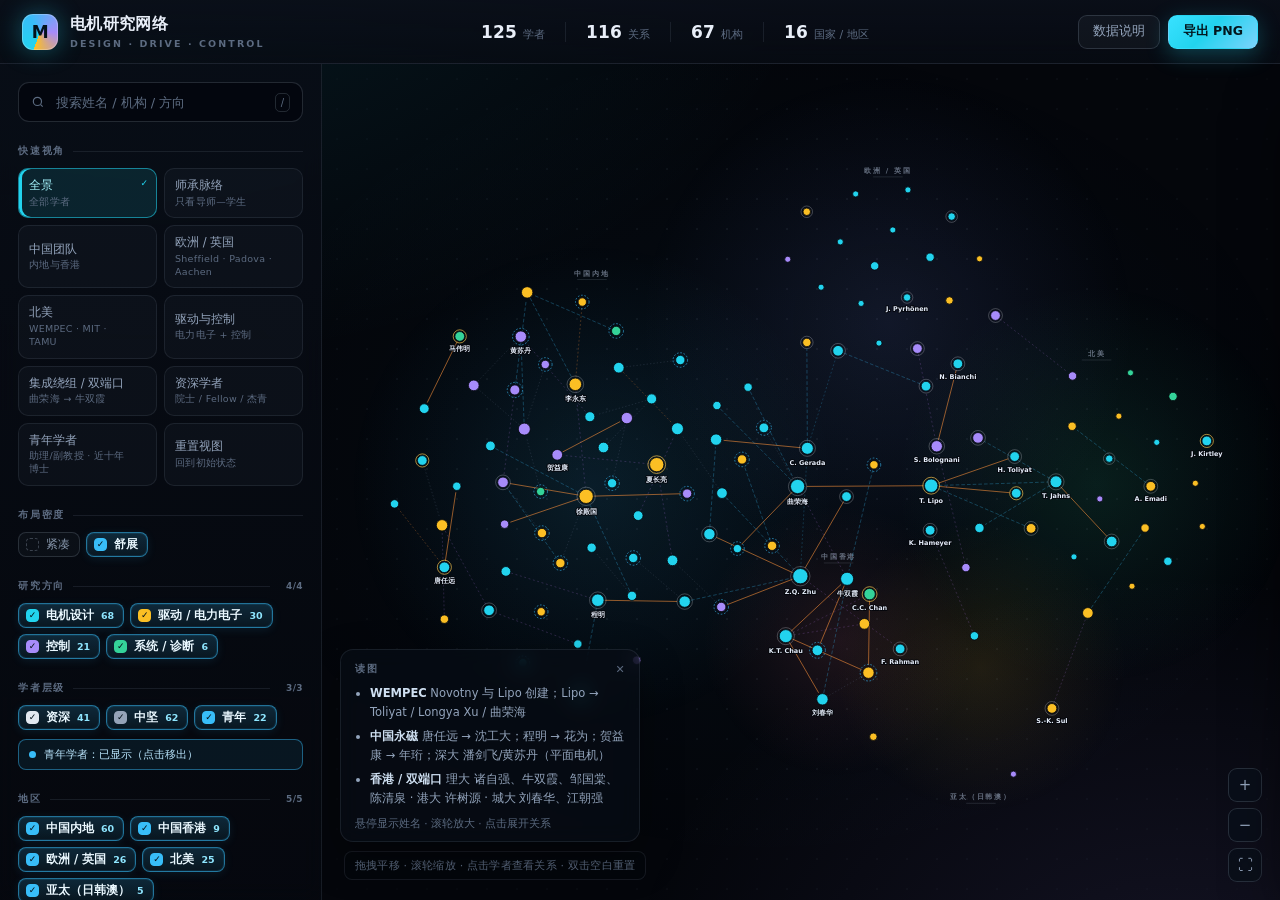
<file: static/motor-network/index.html>
<!doctype html>
<html lang="zh-CN">
<head>
  <meta charset="utf-8" />
  <meta name="viewport" content="width=device-width, initial-scale=1" />
  <title>电机研究网络 · 设计 / 驱动 / 控制</title>
  <style>
:root {
  --bg: #04060b;
  --bg-soft: #080d16;
  --panel: rgba(11, 16, 27, 0.82);
  --panel-solid: #0b101b;
  --line: rgba(148, 163, 184, 0.13);
  --line-strong: rgba(148, 163, 184, 0.22);
  --text: #e8eef8;
  --muted: #93a4bc;
  --dim: #5c6b81;
  --design: #22d3ee;
  --drive: #fbbf24;
  --control: #a78bfa;
  --system: #34d399;
  --advise: #fb923c;
  --collab: #38bdf8;
  --team: #64748b;
  --topic: #c084fc;
  --gold: #f5c451;
  --radius: 14px;
  --shadow: 0 24px 60px rgba(0, 0, 0, 0.55);
  --font: "Inter", "Segoe UI", "Microsoft YaHei", "PingFang SC", "Noto Sans SC", system-ui, sans-serif;
}

* { box-sizing: border-box; }

html, body {
  height: 100%;
  margin: 0;
  background: var(--bg);
  color: var(--text);
  font-family: var(--font);
  -webkit-font-smoothing: antialiased;
  overflow: hidden;
}

body::before {
  content: "";
  position: fixed;
  inset: 0;
  pointer-events: none;
  background:
    radial-gradient(1100px 760px at 12% -12%, rgba(34, 211, 238, 0.10), transparent 62%),
    radial-gradient(900px 700px at 92% 112%, rgba(167, 139, 250, 0.10), transparent 62%),
    radial-gradient(800px 600px at 60% 50%, rgba(56, 189, 248, 0.035), transparent 70%);
  z-index: 0;
}

button { font-family: inherit; }

/* ---------------- top bar ---------------- */
.topbar {
  position: relative;
  z-index: 10;
  height: 64px;
  display: flex;
  align-items: center;
  gap: 22px;
  padding: 0 22px;
  border-bottom: 1px solid var(--line);
  background: linear-gradient(180deg, rgba(10, 15, 25, 0.94), rgba(8, 12, 20, 0.78));
  backdrop-filter: blur(14px);
}

.brand { display: flex; align-items: center; gap: 12px; min-width: 250px; }

.mark {
  width: 36px; height: 36px;
  border-radius: 11px;
  display: grid; place-items: center;
  font-weight: 800; font-size: 17px; letter-spacing: -0.5px;
  color: #04121a;
  background: conic-gradient(from 200deg, #22d3ee, #38bdf8 35%, #a78bfa 70%, #fbbf24 100%);
  box-shadow: 0 0 24px rgba(34, 211, 238, 0.35), inset 0 0 0 1px rgba(255, 255, 255, 0.25);
}

.brand-text h1 { margin: 0; font-size: 16px; font-weight: 650; letter-spacing: 0.02em; }
.brand-text span {
  display: block; font-size: 9.5px; letter-spacing: 0.22em; color: var(--dim);
  margin-top: 3px; font-weight: 600;
}

.stats { display: flex; align-items: center; gap: 20px; flex: 1; justify-content: center; }
.stat { display: flex; align-items: baseline; gap: 6px; white-space: nowrap; }
.stat b { font-size: 17px; font-weight: 650; font-variant-numeric: tabular-nums; letter-spacing: 0.01em; }
.stat span { font-size: 11px; color: var(--dim); }
.stat + .stat { padding-left: 20px; border-left: 1px solid var(--line); }

.top-actions { display: flex; gap: 8px; }

.btn {
  height: 34px; padding: 0 14px;
  border-radius: 9px; border: 1px solid var(--line-strong);
  background: rgba(148, 163, 184, 0.06);
  color: var(--muted); font-size: 12.5px; font-weight: 550;
  cursor: pointer; transition: 0.18s ease;
  display: inline-flex; align-items: center; gap: 7px;
}
.btn:hover { color: var(--text); border-color: rgba(56, 189, 248, 0.45); background: rgba(56, 189, 248, 0.10); }
.btn.primary {
  color: #03161d; border-color: transparent;
  background: linear-gradient(135deg, #38e1ff, #22d3ee 45%, #7dd3fc);
  box-shadow: 0 6px 22px rgba(34, 211, 238, 0.28);
  font-weight: 650;
}
.btn.primary:hover { filter: brightness(1.08); }
.btn.backlink { text-decoration: none; }

/* ---------------- layout ---------------- */
.app {
  position: relative; z-index: 1;
  display: flex;
  height: calc(100vh - 64px);
  min-height: 0;
}

.sidebar {
  width: 322px;
  flex: 0 0 322px;
  height: 100%;
  overflow-y: auto;
  padding: 18px 18px 40px;
  border-right: 1px solid var(--line);
  background: linear-gradient(180deg, rgba(9, 13, 22, 0.86), rgba(6, 9, 16, 0.72));
  backdrop-filter: blur(10px);
}
.sidebar::-webkit-scrollbar { width: 6px; }
.sidebar::-webkit-scrollbar-thumb { background: rgba(148, 163, 184, 0.18); border-radius: 3px; }

.sidebar section { margin-top: 22px; }
.sidebar h2 {
  margin: 0 0 10px;
  font-size: 10px; font-weight: 700; letter-spacing: 0.18em;
  color: var(--dim); text-transform: uppercase;
  display: flex; align-items: center; gap: 8px;
}
.sidebar h2::after { content: ""; flex: 1; height: 1px; background: var(--line); order: 2; }
.sidebar h2 .cnt {
  order: 3; margin-left: 8px; font-size: 9px; font-weight: 600;
  color: var(--dim); letter-spacing: 0.04em; font-variant-numeric: tabular-nums;
}

/* search */
.search-wrap { position: relative; }
.search-box {
  display: flex; align-items: center; gap: 9px;
  height: 40px; padding: 0 12px;
  border: 1px solid var(--line-strong); border-radius: 11px;
  background: rgba(2, 6, 12, 0.65);
  transition: 0.2s;
}
.search-box:focus-within { border-color: rgba(56, 189, 248, 0.55); box-shadow: 0 0 0 3px rgba(56, 189, 248, 0.10); }
.search-box svg { flex: 0 0 auto; color: var(--dim); }
.search-box input {
  flex: 1; min-width: 0; border: 0; outline: 0; background: transparent;
  color: var(--text); font-size: 13px; font-family: inherit;
}
.search-box input::placeholder { color: var(--dim); }
.kbd {
  font-size: 10px; color: var(--dim); border: 1px solid var(--line-strong);
  border-radius: 5px; padding: 1px 5px; line-height: 1.5;
}

.search-results {
  position: absolute; left: 0; right: 0; top: 46px; z-index: 40;
  background: #0c121e; border: 1px solid var(--line-strong);
  border-radius: 12px; box-shadow: var(--shadow);
  overflow: hidden; display: none;
}
.search-results.open { display: block; }
.sr-item {
  display: flex; align-items: center; gap: 10px; padding: 9px 12px; cursor: pointer;
  border-bottom: 1px solid rgba(148, 163, 184, 0.07);
}
.sr-item:last-child { border-bottom: 0; }
.sr-item:hover, .sr-item.active { background: rgba(56, 189, 248, 0.10); }
.sr-dot { width: 7px; height: 7px; border-radius: 50%; flex: 0 0 auto; }
.sr-name { font-size: 12.5px; font-weight: 600; }
.sr-org { font-size: 10.5px; color: var(--dim); margin-left: auto; text-align: right; max-width: 130px;
  overflow: hidden; text-overflow: ellipsis; white-space: nowrap; }
.sr-empty { padding: 14px 12px; font-size: 12px; color: var(--dim); }

/* chips */
.presets { display: grid; grid-template-columns: 1fr 1fr; gap: 7px; }
.preset {
  position: relative;
  text-align: left; padding: 9px 22px 9px 10px;
  border: 1px solid var(--line); border-radius: 10px;
  background: rgba(148, 163, 184, 0.045);
  color: var(--muted); font-size: 11.5px; cursor: pointer;
  transition: 0.16s; line-height: 1.35;
}
.preset:hover { color: var(--text); border-color: rgba(56, 189, 248, 0.4); background: rgba(56, 189, 248, 0.08); }
.preset.active {
  color: #a5f3fc; border-color: rgba(34, 211, 238, 0.55); background: rgba(34, 211, 238, 0.12);
  box-shadow: inset 3px 0 0 #22d3ee;
}
.preset.active::after {
  content: "✓"; position: absolute; top: 8px; right: 8px;
  font-size: 9px; font-weight: 800; color: #22d3ee;
}
.preset small { display: block; font-size: 9.5px; color: var(--dim); margin-top: 2px; letter-spacing: 0.03em; }

.chips { display: flex; flex-wrap: wrap; gap: 6px; }
.chip {
  display: inline-flex; align-items: center; gap: 7px;
  padding: 5px 9px 5px 7px; border-radius: 8px;
  border: 1px solid rgba(148, 163, 184, 0.22);
  background: rgba(148, 163, 184, 0.04);
  color: #8595aa; font-size: 11.5px; cursor: pointer;
  transition: all 0.16s ease; white-space: nowrap; line-height: 1;
}
.chip:hover { color: var(--text); border-color: rgba(148, 163, 184, 0.4); background: rgba(148, 163, 184, 0.08); }
.chip .tick {
  width: 13px; height: 13px; border-radius: 4px;
  display: grid; place-items: center;
  font-size: 9px; font-weight: 800; line-height: 1;
  border: 1px dashed rgba(148, 163, 184, 0.35);
  color: transparent; background: transparent;
  transition: all 0.16s ease; flex: 0 0 auto;
}
.chip .n { font-size: 9.5px; color: #55657a; font-variant-numeric: tabular-nums; transition: color 0.16s; }
.chip[data-on="true"] {
  color: #eaf8ff; font-weight: 600;
  background: linear-gradient(180deg, rgba(56, 189, 248, 0.18), rgba(56, 189, 248, 0.08));
  border-color: rgba(56, 189, 248, 0.55);
  box-shadow: 0 2px 10px rgba(56, 189, 248, 0.10), inset 0 0 0 1px rgba(56, 189, 248, 0.10);
}
.chip[data-on="true"] .tick {
  background: var(--c, #38bdf8);
  border: 1px solid var(--c, #38bdf8);
  color: #04121a;
}
.chip[data-on="true"] .n { color: #8fe6ff; }
.chip[data-on="false"] .tick { border-style: dashed; }
.chip[data-on="false"]:hover .tick { border-color: rgba(148, 163, 184, 0.6); }
.chips.tags .chip { font-size: 11px; padding: 4px 8px; }
.switch {
  margin-top: 9px; width: 100%;
  padding: 7px 10px; border-radius: 8px;
  border: 1px dashed var(--line-strong);
  background: rgba(148, 163, 184, 0.04);
  color: var(--muted); font-size: 11px; cursor: pointer;
  display: flex; align-items: center; gap: 8px; text-align: left;
  transition: 0.16s;
}
.switch::before {
  content: ""; width: 7px; height: 7px; border-radius: 50%;
  background: #475569; flex: 0 0 auto;
}
.switch:hover { color: var(--text); border-color: var(--line-strong); }
.switch[data-on="true"] {
  border-style: solid; border-color: rgba(56, 189, 248, 0.45);
  color: #bae6fd; background: rgba(56, 189, 248, 0.08);
}
.switch[data-on="true"]::before { background: #38bdf8; }

/* legend */
.legend { padding-top: 4px; }
.legend-row { display: flex; align-items: center; gap: 8px; font-size: 11px; color: var(--muted); margin: 7px 0; }
.legend-row .line { width: 26px; height: 0; border-top: 2px solid; border-radius: 2px; }
.legend-row .line.dash { border-top-style: dashed; }
.legend-row .line.dot { border-top-style: dotted; }
.legend-note { font-size: 10.5px; line-height: 1.6; color: var(--dim); margin-top: 10px; }

/* ---------------- stage ---------------- */
.stage {
  position: relative; flex: 1; min-width: 0; height: 100%;
  overflow: hidden; cursor: grab;
}
.stage.dragging { cursor: grabbing; }
.stage::before {
  content: ""; position: absolute; inset: 0; pointer-events: none;
  background-image: radial-gradient(rgba(148, 163, 184, 0.14) 1px, transparent 1px);
  background-size: 30px 30px;
  mask-image: radial-gradient(ellipse 85% 85% at 50% 45%, #000 35%, transparent 100%);
  opacity: 0.55;
}
#graph { position: absolute; inset: 0; width: 100%; height: 100%; display: block; touch-action: none; }

.stage-hint {
  position: absolute; left: 22px; bottom: 20px;
  font-size: 11px; color: var(--dim); letter-spacing: 0.02em;
  background: rgba(4, 8, 14, 0.55); padding: 6px 10px; border-radius: 8px;
  border: 1px solid var(--line); backdrop-filter: blur(6px);
  pointer-events: none;
}

.insight {
  position: absolute; bottom: 58px; left: 18px; z-index: 4;
  width: 300px; padding: 12px 14px 10px;
  border-radius: 13px; border: 1px solid var(--line);
  background: rgba(8, 13, 22, 0.72);
  backdrop-filter: blur(10px);
  box-shadow: 0 16px 40px rgba(0, 0, 0, 0.35);
}
.insight h4 {
  margin: 0 0 8px; font-size: 10px; letter-spacing: 0.2em; color: var(--dim);
  text-transform: uppercase; font-weight: 700;
}
.insight ul { margin: 0; padding-left: 15px; }
.insight li { font-size: 11.5px; line-height: 1.65; color: var(--muted); margin: 5px 0; }
.insight li b { color: #cfe0f2; font-weight: 650; }
.insight p { margin: 9px 0 0; font-size: 10.5px; color: var(--dim); }
.insight-close {
  position: absolute; top: 8px; right: 8px; width: 22px; height: 22px;
  border: 0; border-radius: 6px; background: transparent; color: var(--dim);
  cursor: pointer; font-size: 11px; line-height: 1;
}
.insight-close:hover { background: rgba(148, 163, 184, 0.12); color: var(--text); }
.insight.hide { display: none; }

.zoom-controls {
  position: absolute; right: 18px; bottom: 18px;
  display: flex; flex-direction: column; gap: 6px; z-index: 5;
}
.zbtn {
  width: 34px; height: 34px; border-radius: 9px;
  border: 1px solid var(--line-strong);
  background: rgba(10, 16, 26, 0.86); color: var(--muted);
  cursor: pointer; display: grid; place-items: center;
  backdrop-filter: blur(8px); transition: 0.16s;
  font-size: 15px;
}
.zbtn:hover { color: var(--text); border-color: rgba(56, 189, 248, 0.5); }

.focus-banner {
  position: absolute; top: 16px; left: 50%; transform: translate(-50%, -14px);
  display: flex; align-items: center; gap: 10px;
  padding: 8px 14px; border-radius: 999px;
  background: rgba(12, 20, 32, 0.92); border: 1px solid rgba(56, 189, 248, 0.35);
  font-size: 11.5px; color: #bae6fd; box-shadow: var(--shadow);
  opacity: 0; pointer-events: none; transition: 0.25s; z-index: 6;
}
.focus-banner.show { opacity: 1; transform: translate(-50%, 0); pointer-events: auto; }
.focus-banner button {
  border: 0; background: rgba(56, 189, 248, 0.16); color: #7dd3fc;
  padding: 3px 9px; border-radius: 999px; font-size: 11px; cursor: pointer;
}

/* ---------------- svg ---------------- */
.region-tag {
  font-weight: 700;
  letter-spacing: 0.26em;
  fill: rgba(148, 163, 184, 0.66);
  text-anchor: middle;
  pointer-events: none;
  user-select: none;
}
.region-line { stroke: rgba(148, 163, 184, 0.3); stroke-width: 1; }
.region-glow { pointer-events: none; }
.region-label {
  font-size: 54px; font-weight: 800; letter-spacing: 0.24em;
  fill: rgba(148, 163, 184, 0.075);
  text-anchor: middle; pointer-events: none; user-select: none;
}
.region-sub {
  font-size: 11px; letter-spacing: 0.3em; fill: rgba(148, 163, 184, 0.16);
  text-anchor: middle; pointer-events: none;
}

.edge { stroke-linecap: round; transition: opacity 0.22s ease; }
.edge-advise { stroke: var(--advise); stroke-width: 1.5; opacity: 0.68; }
.edge-collab { stroke: var(--collab); stroke-width: 1.2; opacity: 0.42; stroke-dasharray: 5 5; }
.edge-topic { stroke: var(--topic); stroke-width: 1.1; opacity: 0.32; stroke-dasharray: 2 6; }
.edge-team { stroke: var(--team); stroke-width: 1.2; opacity: 0.34; stroke-dasharray: 1 5; }
.edge.org { stroke: #475569; stroke-width: 1; opacity: 0.30; stroke-dasharray: 1 4; }

.edge.conf-low { opacity: 0.30; stroke-dasharray: 2 5 !important; }
.edge.hl { opacity: 1 !important; stroke-width: 2.3 !important; }
.edge.soft { opacity: 0.10 !important; }
.edge.hidden { opacity: 0.035 !important; }

.node { cursor: pointer; }
.node .dot {
  stroke: rgba(4, 8, 14, 0.9); stroke-width: 1.6;
  transition: filter 0.2s ease;
}
.node .halo { opacity: 0; transition: opacity 0.2s ease; pointer-events: none; }
.ring-senior { stroke: rgba(226, 232, 240, 0.38); stroke-width: 1.2; pointer-events: none; }
.ring-early { stroke: #38bdf8; stroke-width: 1.2; stroke-dasharray: 3 3; opacity: 0.9; pointer-events: none; }
.node:hover .halo, .node.hl .halo, .node.selected .halo { opacity: 0.20; }
.node:hover .dot, .node.hl .dot { filter: brightness(1.22) drop-shadow(0 0 6px currentColor); }
.node.selected .dot { filter: brightness(1.3) drop-shadow(0 0 10px currentColor); }

.node .label {
  font-size: 11px; font-weight: 500; fill: #c7d4e6;
  text-anchor: middle; pointer-events: none;
  paint-order: stroke; stroke: rgba(4, 7, 12, 0.92); stroke-width: 3.2px;
  stroke-linejoin: round; transition: opacity 0.18s ease, fill 0.18s ease;
}
.node.major .label { font-weight: 650; fill: #e6eefb; font-size: 11.5px; }
.node.removed, .edge.removed { display: none; }
.node .badge { fill: var(--gold); stroke: #0a0f18; stroke-width: 1.4; pointer-events: none; }
.node .badge-txt {
  font-size: 7px; font-weight: 800; fill: #241a03; text-anchor: middle;
  pointer-events: none; letter-spacing: 0;
}

.node.dimmed { opacity: 0.13; }
.node.dimmed .label { opacity: 0.18; }
.node.selected .label { opacity: 1 !important; }
.node.hidden { opacity: 0.055; pointer-events: none; }
.node.hidden .label, .node.hidden .badge { opacity: 0; }
.node.minor .label { opacity: 0; }
.stage.show-labels .node.minor .label { opacity: 1; }

/* ---------------- detail panel ---------------- */
.detail {
  position: absolute; top: 16px; right: 16px; bottom: 16px;
  width: 376px; max-width: calc(100% - 32px);
  border-radius: 18px; border: 1px solid var(--line-strong);
  background: linear-gradient(165deg, rgba(14, 21, 34, 0.97), rgba(8, 12, 20, 0.97));
  box-shadow: var(--shadow);
  backdrop-filter: blur(18px);
  transform: translateX(calc(100% + 24px));
  transition: transform 0.34s cubic-bezier(0.22, 1, 0.36, 1);
  display: flex; flex-direction: column;
  z-index: 8;
}
.detail.open { transform: translateX(0); }
.detail-head {
  padding: 18px 18px 14px;
  border-bottom: 1px solid var(--line);
  position: relative;
}
.detail-close {
  position: absolute; top: 12px; right: 12px;
  width: 28px; height: 28px; border-radius: 8px;
  border: 1px solid var(--line); background: rgba(148, 163, 184, 0.06);
  color: var(--muted); cursor: pointer; font-size: 14px; line-height: 1;
}
.detail-close:hover { color: var(--text); }
.detail-name { font-size: 21px; font-weight: 700; letter-spacing: 0.01em; margin: 0 30px 2px 0; }
.detail-en { font-size: 11.5px; color: var(--muted); letter-spacing: 0.02em; }
.detail-tags { display: flex; flex-wrap: wrap; gap: 6px; margin-top: 12px; }
.pill {
  font-size: 10.5px; padding: 3px 8px; border-radius: 6px;
  border: 1px solid var(--line-strong); color: var(--muted);
  background: rgba(148, 163, 184, 0.05);
}
.pill.field { border-color: currentColor; }
.detail-body { padding: 16px 18px 22px; overflow-y: auto; flex: 1; }
.detail-body::-webkit-scrollbar { width: 5px; }
.detail-body::-webkit-scrollbar-thumb { background: rgba(148, 163, 184, 0.2); border-radius: 3px; }

.meta { display: grid; grid-template-columns: 62px 1fr; gap: 7px 10px; font-size: 12px; margin-bottom: 14px; }
.meta dt { color: var(--dim); font-size: 10.5px; letter-spacing: 0.08em; padding-top: 1px; }
.meta dd { margin: 0; color: #cbd8ea; line-height: 1.5; }

.note {
  font-size: 12.5px; line-height: 1.75; color: #b9c8db;
  padding: 12px 13px; border-radius: 10px;
  background: rgba(148, 163, 184, 0.055);
  border-left: 2px solid rgba(56, 189, 248, 0.45);
  margin-bottom: 18px;
}

.detail h3 {
  font-size: 10px; letter-spacing: 0.16em; color: var(--dim);
  text-transform: uppercase; margin: 16px 0 8px; font-weight: 700;
  display: flex; align-items: center; gap: 8px;
}
.detail h3::after { content: ""; flex: 1; height: 1px; background: var(--line); }

.rel { display: flex; align-items: center; gap: 9px; padding: 7px 8px; border-radius: 8px; cursor: pointer; transition: 0.15s; }
.rel:hover { background: rgba(56, 189, 248, 0.08); }
.rel-dot { width: 6px; height: 6px; border-radius: 50%; flex: 0 0 auto; }
.rel-name { font-size: 12px; color: #d5e2f2; font-weight: 550; }
.rel-sub { font-size: 10px; color: var(--dim); margin-left: auto; text-align: right; max-width: 150px;
  overflow: hidden; text-overflow: ellipsis; white-space: nowrap; }
.rel-conf { width: 14px; text-align: center; font-size: 9px; color: var(--dim); flex: 0 0 auto; }
.empty-rel { font-size: 11.5px; color: var(--dim); padding: 6px 8px; }

.detail-actions { display: flex; gap: 8px; margin-top: 18px; }
.detail-actions .btn { flex: 1; justify-content: center; height: 36px; }

.org-list { display: flex; flex-wrap: wrap; gap: 6px; }
.org-chip {
  font-size: 11px; padding: 4px 8px; border-radius: 6px; cursor: pointer;
  border: 1px solid var(--line); color: var(--muted);
  background: rgba(148, 163, 184, 0.05);
}
.org-chip:hover { color: var(--text); border-color: var(--line-strong); }

/* tooltip */
.tooltip {
  position: fixed; z-index: 50; pointer-events: none;
  padding: 9px 11px; border-radius: 10px;
  background: rgba(8, 13, 22, 0.96);
  border: 1px solid var(--line-strong);
  box-shadow: 0 12px 30px rgba(0, 0, 0, 0.5);
  opacity: 0; transform: translateY(4px); transition: opacity 0.12s, transform 0.12s;
  max-width: 260px;
}
.tooltip.show { opacity: 1; transform: translateY(0); }
.tooltip .t-name { font-size: 12.5px; font-weight: 650; }
.tooltip .t-en { font-size: 10px; color: var(--dim); margin-top: 1px; }
.tooltip .t-org { font-size: 10.5px; color: var(--muted); margin-top: 4px; }
.tooltip .t-tags { font-size: 10px; color: #7dd3fc; margin-top: 4px; }

/* modal */
.modal {
  position: fixed; inset: 0; z-index: 100;
  display: none; place-items: center;
  background: rgba(2, 5, 9, 0.72); backdrop-filter: blur(6px);
}
.modal.open { display: grid; }
.modal-card {
  width: min(720px, calc(100vw - 40px));
  max-height: min(78vh, 760px);
  overflow-y: auto;
  border-radius: 18px; border: 1px solid var(--line-strong);
  background: linear-gradient(165deg, #0d1420, #080c14);
  box-shadow: var(--shadow); padding: 26px 28px;
}
.modal-card h2 { margin: 0 0 4px; font-size: 18px; }
.modal-card .sub { font-size: 11px; color: var(--dim); letter-spacing: 0.14em; text-transform: uppercase; margin-bottom: 18px; }
.modal-card h4 { font-size: 12px; margin: 20px 0 8px; color: #cfe0f2; letter-spacing: 0.03em; }
.modal-card p, .modal-card li { font-size: 12.5px; line-height: 1.8; color: var(--muted); margin: 6px 0; }
.modal-card ul { padding-left: 18px; margin: 6px 0; }
.modal-card .close-row { display: flex; justify-content: flex-end; margin-top: 20px; }
.modal-card code { background: rgba(148, 163, 184, 0.12); padding: 1px 5px; border-radius: 4px; font-size: 11px; }

@media (max-width: 1180px) {
  .stats .stat:nth-child(n + 4) { display: none; }
  .sidebar { width: 286px; flex-basis: 286px; }
  .insight { display: none; }
}
@media (max-width: 900px) {
  .stats { display: none; }
  .brand { min-width: 0; }
  .sidebar {
    position: absolute; left: 0; top: 0; bottom: 0; z-index: 20;
    transform: translateX(-100%); transition: transform 0.3s;
    background: #080c14;
  }
  .sidebar.open { transform: translateX(0); }
  .detail { width: calc(100% - 32px); }
}

</style>
</head>
<body>
  <header class="topbar">
    <div class="brand">
      <div class="mark">M</div>
      <div class="brand-text">
        <h1>电机研究网络</h1>
        <span>DESIGN · DRIVE · CONTROL</span>
      </div>
    </div>
    <div class="stats">
      <div class="stat"><b id="statNodes">125</b><span>学者</span></div>
      <div class="stat"><b id="statLinks">—</b><span>关系</span></div>
      <div class="stat"><b id="statOrgs">—</b><span>机构</span></div>
      <div class="stat"><b id="statCountries">—</b><span>国家 / 地区</span></div>
    </div>
    <div class="top-actions">
      <button class="btn" id="btnAbout">数据说明</button>
      <button class="btn primary" id="btnExport">导出 PNG</button>
    </div>
  </header>

  <div class="app">
    <aside class="sidebar">
      <div class="search-wrap">
        <div class="search-box">
          <svg width="14" height="14" viewBox="0 0 24 24" fill="none" stroke="currentColor" stroke-width="2">
            <circle cx="11" cy="11" r="7"></circle><path d="M20 20l-3.5-3.5"></path>
          </svg>
          <input id="search" type="text" placeholder="搜索姓名 / 机构 / 方向" autocomplete="off" spellcheck="false" />
          <span class="kbd">/</span>
        </div>
        <div class="search-results" id="searchResults"></div>
      </div>

      <section>
        <h2>快速视角</h2>
        <div class="presets" id="presets"></div>
      </section>

      <section>
        <h2>布局密度</h2>
        <div class="chips" id="layoutChips">
          <button class="chip density-btn" data-layout="compact" data-on="false"><span class="tick">✓</span><span class="lab">紧凑</span></button>
          <button class="chip density-btn" data-layout="spacious" data-on="true"><span class="tick">✓</span><span class="lab">舒展</span></button>
        </div>
      </section>

      <section>
        <h2>研究方向 <span class="cnt" id="cntFields"></span></h2>
        <div class="chips" id="fieldChips"></div>
      </section>

      <section>
        <h2>学者层级 <span class="cnt" id="cntCareers"></span></h2>
        <div class="chips" id="careerChips"></div>
        <button class="switch" id="youthToggle" data-on="true">青年学者：已显示（点击移出）</button>
      </section>

      <section>
        <h2>地区 <span class="cnt" id="cntRegions"></span></h2>
        <div class="chips" id="regionChips"></div>
      </section>

      <section>
        <h2>关系类型 <span class="cnt" id="cntEdges"></span></h2>
        <div class="chips" id="edgeChips"></div>
      </section>

      <section>
        <h2>主题标签 <span class="cnt" id="cntTags"></span></h2>
        <div class="chips tags" id="tagChips"></div>
      </section>

      <section class="legend">
        <h2>图例</h2>
        <div class="legend-row"><span class="line" style="border-color:#fb923c"></span>师承（导师 → 学生）</div>
        <div class="legend-row"><span class="line dash" style="border-color:#38bdf8"></span>合作 / 共同作者</div>
        <div class="legend-row"><span class="line dot" style="border-color:#64748b"></span>同团队 · 同机构</div>
        <div class="legend-row"><span class="line dot" style="border-color:#c084fc"></span>同一技术方向</div>
        <div class="legend-row"><span class="line dash" style="border-color:#fb923c"></span>虚线 = 关系待核实</div>
        <div class="legend-row"><span class="line" style="border-color:rgba(226,232,240,.55)"></span>银环 = 资深（院士 / Fellow / 讲席）</div>
        <div class="legend-row"><span class="line dash" style="border-color:#38bdf8"></span>虚线环 = 青年学者</div>
        <div class="legend-note">
          节点颜色：<span style="color:#22d3ee">青</span> 设计 ·
          <span style="color:#fbbf24">黄</span> 驱动 ·
          <span style="color:#a78bfa">紫</span> 控制 ·
          <span style="color:#34d399">绿</span> 系统<br />
          金环 = 院士；节点大小 = 图中连接数，<b>不代表学术水平</b>。
        </div>
      </section>
    </aside>

    <main class="stage" id="stage">
      <svg id="graph" xmlns="http://www.w3.org/2000/svg">
        <g id="world">
          <g id="glowLayer"></g>
          <g id="regionLayer"></g>
          <g id="edgeLayer"></g>
          <g id="nodeLayer"></g>
        </g>
      </svg>

      <div class="stage-hint">拖拽平移 · 滚轮缩放 · 点击学者查看关系 · 双击空白重置</div>

      <div class="insight" id="insight">
        <button class="insight-close" id="insightClose" title="收起">✕</button>
        <h4>读图</h4>
        <ul>
          <li><b>WEMPEC</b> Novotny 与 Lipo 创建；Lipo → Toliyat / Longya Xu / 曲荣海</li>
          <li><b>中国永磁</b> 唐任远 → 沈工大；程明 → 花为；贺益康 → 年珩；深大 潘剑飞/黄苏丹（平面电机）</li>
          <li><b>香港 / 双端口</b> 理大 诸自强、牛双霞、邹国棠、陈清泉 · 港大 许树源 · 城大 刘春华、江朝强</li>
        </ul>
        <p>悬停显示姓名 · 滚轮放大 · 点击展开关系</p>
      </div>

      <div class="focus-banner" id="focusBanner">
        <span>聚焦模式</span>
        <button id="focusExit">退出聚焦</button>
      </div>

      <div class="zoom-controls">
        <button class="zbtn" id="zoomIn" title="放大">+</button>
        <button class="zbtn" id="zoomOut" title="缩小">−</button>
        <button class="zbtn" id="zoomFit" title="适应视图">⛶</button>
      </div>

      <aside class="detail" id="detail"></aside>
    </main>
  </div>

  <div class="tooltip" id="tooltip"></div>

  <div class="modal" id="aboutModal">
    <div class="modal-card">
      <h2>关于这张研究网络</h2>
      <div class="sub">METHODOLOGY &amp; CAVEATS</div>
      <p>这张图把电机领域的<b>人、机构、师承与技术路线</b>放在同一张可交互的网络里，用于快速建立领域地图，而不是做学术评价。</p>

      <h4>收录范围</h4>
      <ul>
        <li>三个相互咬合的方向：<b>电机本体设计</b>（电磁/热/结构）、<b>驱动</b>（电力电子与系统）、<b>控制</b>（无位置传感器、MPC、伺服等）。</li>
        <li>以高校/研究所课题组为主，兼收少量产业界代表人物；覆盖中国内地与香港、欧洲/英国、北美、日韩澳。</li>
        <li>每人给出机构、主要方向、2–3 个主题标签与一句研究特色说明。</li>
      </ul>

      <h4>四种关系</h4>
      <ul>
        <li><b>师承</b>（橙色箭头）：以博士导师/团队负责人为主，方向为导师 → 学生。</li>
        <li><b>合作</b>（蓝色虚线）：公开的共同作者、同中心同事或长期合作。</li>
        <li><b>同团队 / 同机构</b>（灰色点线）：同一课题组或同一院系，由机构字段自动生成，可在筛选器中关闭。</li>
        <li><b>同方向</b>（紫色点线）：编辑判断的技术路线相近（如无位置传感器、集成绕组双端口），不代表正式合作。</li>
      </ul>

      <h4>可信度标记</h4>
      <p>每条关系带可信度：<b>●</b> 已核实（学校主页/IEEE 传记/博士论文）；<b>◐</b> 较可信（多方资料一致但未逐一核对原始来源）；<b>○</b> 待核实（公开资料不足，图中以稀疏虚线显示）。界面中把鼠标放在关系上可看到依据说明。</p>

      <h4>学者层级</h4>
      <p>为了区分“大牛”和青年学者，图中加了一层编辑标注：<b>资深</b>（院士 / IEEE Fellow / 国家杰青 / 讲席或荣休教授，41 人）、<b>中坚</b>（62 人）、<b>青年</b>（博士毕业约 12 年内，或入选优青/青托等青年人才计划，22 人）。资深节点带银环（院士仍用金环），青年节点带蓝色虚线环；左侧“学者层级”可只看某一层，或一键把青年移出主图。</p>

      <h4>怎么用</h4>
      <ul>
        <li>点 <b>师承脉络</b> 只看导师—学生链；点 <b>中国团队 / 欧洲 / 北美</b> 看区域格局。</li>
        <li>点 <b>集成绕组 / 双端口</b> 进入“曲荣海 → 牛双霞”的二度关系视角。</li>
        <li>选中一位学者后，右侧面板列出导师、学生、合作者与同机构同事，可继续点击漫游。</li>
        <li>用 <b>学者层级</b> 或“资深学者 / 青年学者”视角，区分资深 PI 与青年学者；点“青年学者：移出主图”可得到一张只有资深/中坚的干净网络。</li>
        <li>用 <b>布局密度</b> 在“紧凑 / 舒展”之间切换；觉得挤就点“舒展”，想一屏看全就点“紧凑”。</li>
        <li>用主题标签（永磁、无轴承、风电、电动汽车……）交叉筛选，找交叉方向的人。</li>
      </ul>

      <h4>局限</h4>
      <p>① 关系数据来自公开资料，无法覆盖“私下合作、短期访学、企业项目”等弱关系；② 师承以博士导师为主，博士后/团队负责人关系未单列；③ 任职与头衔会变动，个别信息可能滞后；④ “同方向”是编辑判断，仅供导航，不作为事实引用。用于论文或申报材料前，请以学校主页与原始论文为准。</p>

      <div class="close-row"><button class="btn" id="aboutClose">知道了</button></div>
    </div>
  </div>

  <script>
/* 电机设计 / 驱动 / 控制 研究网络数据
 * 说明：人物与机构取自公开资料（大学主页、IEEE 传记、院士名录、团队网站）。
 * 师承关系以博士导师/团队负责人为主；无法完全确认的用 conf:"low" 标注，图中以虚线显示。
 * 节点大小由连接数计算，不代表学术水平。
 */
window.MOTOR_DATA = {
  meta: {
    title: "电机研究网络",
    updated: "2026-11",
    scope: "全球 · 电机本体设计 / 电机驱动 / 电机控制",
    // 概览层默认标注的“锚点人物”
    starIds: [
      "lipo", "jahns", "kirtley", "emadi", "toliyat",
      "zhu_zq", "gerada_chris", "bolognani_silverio", "bianchi_nicola", "hameyer_kay", "pyrhonen_juha",
      "tang_renyuan", "ma_weiming", "xia_changliang", "cheng_ming", "qu_ronghai", "niu_shuangxia", "chau_kt",
      "cchan", "liu_chunhua", "huang_sudan", "li_yongdong", "he_yikang", "xu_dianguo", "rahman", "sul"
    ],
    // 资深：院士 / IEEE Fellow / 国家杰青 / 讲席或荣休教授（编辑判断）
    seniorIds: [
      "tang_renyuan", "gu_guobiao", "ma_weiming", "xia_changliang", "cchan", "cheng_ming", "chau_kt",
      "li_yongdong", "xu_dianguo", "qu_ronghai", "cai_wei", "hua_wei", "wu_lijian", "zhao_wenxiang", "wang_gaolin",
      "zhu_zq", "howe_david", "gerada_chris", "wheeler_patrick", "mecrow_barrie", "mellor_phil",
      "hameyer_kay", "bolognani_silverio", "bianchi_nicola", "lomonova_elena", "pyrhonen_juha",
      "blaabjerg_frede", "kennel_ralph", "briz_fernando",
      "lipo", "novotny", "jahns", "lorenz", "toliyat", "kirtley", "elrefaie", "ionel", "emadi", "xu_longya",
      "rahman", "sul"
    ],
    // 青年：博士毕业约 12 年内，或入选优青/青托等青年人才计划
    earlyIds: [
      "jiang_mingyuan", "jiang_chaoqiang", "huang_sudan", "jiang_dong", "zheng_zedong", "zhang_pinjia",
      "li_dawei", "wang_yunchong", "zhang_guoqiang", "wang_can", "hong_yue", "deng_fujin",
      "luo_yixiao", "luo_cheng", "kong_wubin", "zhang_hengliang", "tan_qiang", "xu_lei",
      "hu_yashan", "jia_shaofeng", "ding_dawei", "yuan_xin"
    ]
  },

  nodes: [
    /* ---------------- 中国内地 / 香港 ---------------- */
    { id: "cheng_ming", name: "程明", en: "Ming Cheng", label: "程明", org: "东南大学", country: "中国", region: "中国", field: "design", major: true,
      tags: ["永磁电机", "风电", "磁场调制"],
      note: "东南大学首席教授，IEEE Fellow。永磁电机与风力发电系统，磁通切换与磁场调制电机的重要推动者。" },
    { id: "hua_wei", name: "花为", en: "Wei Hua", label: "花为", org: "东南大学", country: "中国", region: "中国", field: "design", major: true, honor: "国家杰青",
      tags: ["永磁电机", "电动汽车", "电磁计算/优化"],
      note: "东南大学教授、电气工程学院院长，国家杰青；程明博士毕业生，2004–2005 年在 Sheffield 联合培养（师从诸自强）。" },
    { id: "deng_fujin", name: "邓富金", en: "Fujin Deng", label: "邓富金", org: "东南大学", country: "中国", region: "中国", field: "drive",
      tags: ["电力电子", "风电"],
      note: "东南大学教授，国家级青年人才计划入选者；新能源发电与电力电子变换技术。" },
    { id: "tang_renyuan", name: "唐任远", en: "Renyuan Tang", label: "唐任远", org: "沈阳工业大学", country: "中国", region: "中国", field: "design", major: true, badge: "中国工程院院士",
      tags: ["永磁电机", "电磁计算/优化"],
      note: "中国工程院院士，中国永磁电机研究的奠基性人物之一，著有《现代永磁电机理论与设计》。" },
    { id: "zhang_fengge", name: "张凤阁", en: "Fengge Zhang", label: "张凤阁", org: "沈阳工业大学", country: "中国", region: "中国", field: "design",
      tags: ["永磁电机", "风电"],
      note: "沈阳工业大学教授，国家稀土永磁电机工程技术研究中心主任（唐任远创建），永磁与特种电机。" },
    { id: "li_yan_sut", name: "李岩", en: "Yan Li", label: "李岩", org: "沈阳工业大学", country: "中国", region: "中国", field: "design",
      tags: ["永磁电机", "电动汽车"],
      note: "沈阳工业大学教授，永磁电机设计与分析。" },
    { id: "gu_guobiao", name: "顾国彪", en: "Guobiao Gu", label: "顾国彪", org: "中国科学院电工研究所", country: "中国", region: "中国", field: "design", major: true, badge: "中国工程院院士",
      tags: ["热管理", "超导"],
      note: "中国工程院院士，蒸发冷却电机与水轮发电机，中国科学院电工研究所。" },
    { id: "wen_xuhui", name: "温旭辉", en: "Xuhui Wen", label: "温旭辉", org: "中国科学院电工研究所", country: "中国", region: "中国", field: "drive", major: true,
      tags: ["电动汽车", "永磁电机"],
      note: "中国科学院电工研究所研究员，电动汽车电驱动系统与电机控制。" },
    { id: "ma_weiming", name: "马伟明", en: "Weiming Ma", label: "马伟明", org: "海军工程大学", country: "中国", region: "中国", field: "system", major: true, badge: "中国工程院院士",
      tags: ["船舶", "电力电子", "永磁电机"],
      note: "中国工程院院士，舰船综合电力与电磁发射技术，海军工程大学。" },
    { id: "wang_dong", name: "王东", en: "Dong Wang", label: "王东", org: "海军工程大学", country: "中国", region: "中国", field: "design", major: true,
      tags: ["船舶", "永磁电机", "电磁计算/优化"],
      note: "海军工程大学教授，舰船大功率多相永磁电机系统；马伟明团队核心成员（2021 年院士增选候选人）。" },
    { id: "xia_changliang", name: "夏长亮", en: "Changliang Xia", label: "夏长亮", org: "浙江大学", country: "中国", region: "中国", field: "drive", major: true, badge: "中国工程院院士",
      tags: ["永磁电机", "风电"],
      note: "中国工程院院士，高效能电机系统设计与控制；曾任天津工业大学校长，2025 年见于浙江大学电机系统及其控制研究所成员名单。" },
    { id: "li_yongdong", name: "李永东", en: "Yongdong Li", label: "李永东", org: "清华大学", country: "中国", region: "中国", field: "drive", major: true,
      tags: ["感应电机", "电动汽车", "电力电子"],
      note: "清华大学教授，IEEE Fellow。交流电机数字控制、高压变频与电动汽车驱动。" },
    { id: "zhao_zhengming", name: "赵争鸣", en: "Zhengming Zhao", label: "赵争鸣", org: "清华大学", country: "中国", region: "中国", field: "drive", major: true, status: "已故",
      tags: ["电力电子", "电动汽车"],
      note: "清华大学教授（1959—2025），电力电子与电机系统、光伏与微网；2025 年 9 月逝世。" },
    { id: "jiang_dong", name: "蒋栋", en: "Dong Jiang", label: "蒋栋", org: "清华大学", country: "中国", region: "中国", field: "control",
      tags: ["永磁电机", "无位置传感器"],
      note: "清华大学副教授，永磁电机控制与无位置传感器技术。" },
    { id: "zheng_zedong", name: "郑泽东", en: "Zedong Zheng", label: "郑泽东", org: "清华大学", country: "中国", region: "中国", field: "drive",
      tags: ["电动汽车", "电力电子"],
      note: "清华大学副教授，电机驱动与多电平变换器。" },
    { id: "zhang_pinjia", name: "张品佳", en: "Pinjia Zhang", label: "张品佳", org: "清华大学", country: "中国", region: "中国", field: "system",
      tags: ["故障诊断", "电动汽车"],
      note: "清华大学副教授，电机状态监测与电气设备可靠性。" },
    { id: "he_yikang", name: "贺益康", en: "Yikang He", label: "贺益康", org: "浙江大学", country: "中国", region: "中国", field: "control", major: true,
      tags: ["风电", "感应电机"],
      note: "浙江大学教授，交流励磁/双馈风力发电与电机控制。" },
    { id: "nian_heng", name: "年珩", en: "Heng Nian", label: "年珩", org: "浙江大学", country: "中国", region: "中国", field: "control", major: true,
      tags: ["风电", "永磁电机"],
      note: "浙江大学教授，贺益康博士毕业生。风电并网与电机控制。" },
    { id: "shen_jianxin", name: "沈建新", en: "Jianxin Shen", label: "沈建新", org: "浙江大学", country: "中国", region: "中国", field: "design", major: true,
      tags: ["永磁电机", "伺服/机器人"],
      note: "浙江大学教授，永磁电机设计与驱动。" },
    { id: "fang_youtong", name: "方攸同", en: "Youtong Fang", label: "方攸同", org: "浙江大学", country: "中国", region: "中国", field: "design",
      tags: ["永磁电机", "电动汽车"],
      note: "浙江大学教授，牵引电机与高速电机。" },
    { id: "lu_qinfen", name: "卢琴芬", en: "Qinfen Lu", label: "卢琴芬", org: "浙江大学", country: "中国", region: "中国", field: "design",
      tags: ["直线电机", "永磁电机"],
      note: "浙江大学教授，直线电机与磁悬浮。" },
    { id: "wu_lijian", name: "吴立建", en: "Lijian Wu", label: "吴立建", org: "浙江大学", country: "中国", region: "中国", field: "design", major: true, honor: "国家杰青",
      tags: ["永磁电机", "风电", "电磁计算/优化"],
      note: "浙江大学求是特聘教授、安徽大学学术副校长，2008–2011 年 Sheffield 博士（诸自强指导），国家杰青、IET Fellow；永磁电机与风电。" },
    { id: "huang_xiaoyan", name: "黄晓艳", en: "Xiaoyan Huang", label: "黄晓艳", org: "浙江大学", country: "中国", region: "中国", field: "design", major: true, honor: "国家优青",
      tags: ["永磁电机", "高速电机", "电动汽车"],
      note: "浙江大学教授、电机系副主任，2008 年 Nottingham 博士，国家优青；高速列车永磁牵引电机与容错电机。" },
    { id: "qu_ronghai", name: "曲荣海", en: "Ronghai Qu", label: "曲荣海", org: "华中科技大学", country: "中国", region: "中国", field: "design", major: true,
      tags: ["永磁电机", "双端口/集成绕组", "航空/船舶"],
      note: "华中科技大学教授，曾任 GE 全球研发中心；磁场调制电机理论体系，团队开展双机电端口/集成绕组电机研究。" },
    { id: "gu_chenglin", name: "辜承林", en: "Chenglin Gu", label: "辜承林", org: "华中科技大学", country: "中国", region: "中国", field: "design",
      tags: ["永磁电机", "直线电机"],
      note: "华中科技大学教授，特种电机与电磁装置。" },
    { id: "yang_kai_hust", name: "杨凯", en: "Kai Yang", label: "杨凯", org: "华中科技大学", country: "中国", region: "中国", field: "design",
      tags: ["永磁电机", "电动汽车"],
      note: "华中科技大学教授，永磁电机设计与振动噪声。" },
    { id: "xu_dianguo", name: "徐殿国", en: "Dianguo Xu", label: "徐殿国", org: "哈尔滨工业大学", country: "中国", region: "中国", field: "drive", major: true,
      tags: ["电力电子", "伺服/机器人"],
      note: "哈尔滨工业大学教授，电力电子与电机驱动、伺服系统。" },
    { id: "zou_jibin", name: "邹继斌", en: "Jibin Zou", label: "邹继斌", org: "哈尔滨工业大学", country: "中国", region: "中国", field: "design", major: true,
      tags: ["永磁电机", "伺服/机器人"],
      note: "哈尔滨工业大学教授，永磁电机与伺服系统。" },
    { id: "wang_gaolin", name: "王高林", en: "Gaolin Wang", label: "王高林", org: "哈尔滨工业大学", country: "中国", region: "中国", field: "control", honor: "国家杰青",
      tags: ["无位置传感器", "永磁电机"],
      note: "哈尔滨工业大学教授，国家杰青；永磁电机无位置传感器控制与高性能驱动。" },
    { id: "yang_ming_hit", name: "杨明", en: "Ming Yang", label: "杨明", org: "哈尔滨工业大学", country: "中国", region: "中国", field: "control",
      tags: ["伺服/机器人", "永磁电机"],
      note: "哈尔滨工业大学教授，伺服驱动与电机控制。" },
    { id: "li_liyi", name: "李立毅", en: "Liyi Li", label: "李立毅", org: "哈尔滨工业大学", country: "中国", region: "中国", field: "design",
      tags: ["直线电机", "航空/船舶"],
      note: "哈尔滨工业大学教授，直线电机与电磁弹射。" },
    { id: "kou_baoquan", name: "寇宝泉", en: "Baoquan Kou", label: "寇宝泉", org: "哈尔滨工业大学", country: "中国", region: "中国", field: "design",
      tags: ["直线电机", "永磁电机"],
      note: "哈尔滨工业大学教授，直线电机与特种电磁装置。" },
    { id: "cai_wei", name: "蔡蔚", en: "Wei Cai", label: "蔡蔚", org: "哈尔滨理工大学", country: "中国", region: "中国", field: "design", major: true,
      tags: ["电动汽车", "永磁电机"],
      note: "精进电动创始人，哈尔滨理工大学教授，俄罗斯工程院外籍院士；车用驱动电机产业化。" },
    { id: "liu_weiguo", name: "刘卫国", en: "Weiguo Liu", label: "刘卫国", org: "西北工业大学", country: "中国", region: "中国", field: "design", major: true,
      tags: ["航空/船舶", "永磁电机"],
      note: "西北工业大学教授，航空电机与起动发电系统。" },
    { id: "deng_zhiquan", name: "邓智泉", en: "Zhiquan Deng", label: "邓智泉", org: "南京航空航天大学", country: "中国", region: "中国", field: "design", major: true,
      tags: ["无轴承/高速", "航空/船舶"],
      note: "南京航空航天大学教授，无轴承电机与高速电机。" },
    { id: "zhang_zhuoran", name: "张卓然", en: "Zhuoran Zhang", label: "张卓然", org: "南京航空航天大学", country: "中国", region: "中国", field: "design", major: true,
      tags: ["航空/船舶", "永磁电机"],
      note: "南京航空航天大学教授，多电飞机与航空电机。" },
    { id: "wang_xiuhe", name: "王秀和", en: "Xiuhe Wang", label: "王秀和", org: "山东大学", country: "中国", region: "中国", field: "design", major: true,
      tags: ["永磁电机", "电磁计算/优化"],
      note: "山东大学教授，永磁电机设计与磁场计算。" },
    { id: "zhao_wenxiang", name: "赵文祥", en: "Wenxiang Zhao", label: "赵文祥", org: "江苏大学", country: "中国", region: "中国", field: "design", honor: "国家杰青",
      tags: ["永磁电机", "多相/容错"],
      note: "江苏大学教授，国家杰青，江苏省先进数控与电力传动重点实验室主任；容错永磁电机与电动汽车驱动。" },
    { id: "liu_guohai", name: "刘国海", en: "Guohai Liu", label: "刘国海", org: "江苏大学", country: "中国", region: "中国", field: "control",
      tags: ["永磁电机", "多相/容错"],
      note: "江苏大学教授，电机控制与容错驱动。" },
    { id: "huang_shoudao", name: "黄守道", en: "Shoudao Huang", label: "黄守道", org: "湖南大学", country: "中国", region: "中国", field: "design", major: true,
      tags: ["风电", "永磁电机"],
      note: "湖南大学教授，风力发电与特种电机。" },
    { id: "huang_surong", name: "黄苏融", en: "Surong Huang", label: "黄苏融", org: "上海大学", country: "中国", region: "中国", field: "design",
      tags: ["电动汽车", "永磁电机"],
      note: "上海大学教授，车用永磁电机设计与开发。" },
    { id: "kang_jinsong", name: "康劲松", en: "Jinsong Kang", label: "康劲松", org: "同济大学", country: "中国", region: "中国", field: "drive",
      tags: ["电动汽车", "电力电子"],
      note: "同济大学教授，电动汽车电驱动与能量管理。" },
    { id: "niu_shuangxia", name: "牛双霞", en: "Shuangxia Niu", label: "牛双霞", org: "香港理工大学", country: "中国", region: "中国香港", field: "design", major: true,
      tags: ["双端口/集成绕组", "磁场调制", "永磁电机"],
      note: "香港理工大学教授、电机实验室主任，2009 年于香港大学获博士；磁齿轮、磁场调制与多端口/集成绕组电机。" },
    { id: "chau_kt", name: "邹国棠", en: "K. T. Chau", label: "K.T. Chau", org: "香港理工大学", country: "中国", region: "中国香港", field: "design", major: true,
      tags: ["电动汽车", "磁场调制", "永磁电机"],
      note: "香港理工大学讲座教授（Chair Professor），长期任教于香港大学；电动车电机、磁齿轮/磁场调制与无线充电，IEEE Fellow。" },
    { id: "huang_sudan", name: "黄苏丹", en: "Sudan Huang", label: "黄苏丹", org: "深圳大学", country: "中国", region: "中国", field: "control", major: true,
      tags: ["直线电机", "平面电机", "磁悬浮"],
      note: "深圳大学机电与控制工程学院副教授，平面/直线开关磁阻电机、磁悬浮与精密运动控制，IEEE TIA 副编辑。" },
    { id: "cao_guangzhong", name: "曹广忠", en: "Guangzhong Cao", label: "曹广忠", org: "深圳大学", country: "中国", region: "中国", field: "control", major: true,
      tags: ["磁悬浮", "平面电机", "运动控制"],
      note: "深圳大学教授，磁悬浮与平面电机控制、精密运动控制，黄苏丹团队的资深合作者。" },
    { id: "cchan", name: "陈清泉", en: "C. C. Chan", label: "C.C. Chan", org: "香港理工大学", country: "中国", region: "中国香港", field: "system", major: true, badge: "中国工程院院士",
      tags: ["电动汽车", "电机驱动"],
      note: "香港理工大学杰出讲座教授，中国工程院院士；国际电动汽车与电机驱动领域的重要开拓者。" },
    { id: "kwcheng", name: "郑家伟", en: "K. W. E. Cheng", label: "K.W.E. Cheng", org: "香港理工大学", country: "中国", region: "中国香港", field: "drive", major: true,
      tags: ["电力电子", "电动汽车"],
      note: "香港理工大学教授，电力电子变换器与电动汽车驱动。" },
    { id: "ronhui", name: "许树源", en: "S. Y. Ron Hui", label: "S.Y.R. Hui", org: "香港大学", country: "中国", region: "中国香港", field: "drive", major: true,
      tags: ["电力电子", "无线充电"],
      note: "香港大学讲座教授，IEEE Fellow；电力电子与无线充电技术。" },
    { id: "liu_chunhua", name: "刘春华", en: "Chunhua Liu", label: "刘春华", org: "香港城市大学", country: "中国", region: "中国香港", field: "design", major: true,
      tags: ["永磁电机", "磁场调制", "电动汽车"],
      note: "香港城市大学能源及环境学院讲座教授，2009 年于香港大学获博士；永磁/磁齿轮/直线电机与电动车、无线充电。" },
    { id: "jiang_chaoqiang", name: "江朝强", en: "Chaoqiang Jiang", label: "江朝强", org: "香港城市大学", country: "中国", region: "中国香港", field: "drive", major: true,
      tags: ["无线充电", "电力电子", "电动汽车"],
      note: "香港城市大学电机工程系副教授，2019 年于香港大学获博士（邹国棠、陈清泉共同指导）；电力电子、无线充电与电动汽车驱动。" },
    { id: "jiang_mingyuan", name: "江明远", en: "Mingyuan Jiang", label: "江明远", org: "香港理工大学", country: "中国", region: "中国香港", field: "design", major: true,
      tags: ["永磁电机", "直线电机", "机器人"],
      note: "香港理工大学研究助理教授（2024 年 PolyU 博士），电机设计、优化与控制，直线/永磁电机与机器人作动器。" },

    { id: "pan_jianfei", name: "潘剑飞", en: "Jianfei Pan", label: "潘剑飞", org: "深圳大学", country: "中国", region: "中国", field: "control", major: true,
      tags: ["平面电机", "直线电机", "机器人"],
      note: "深圳大学教授、博导，平面/直线开关磁阻电机、精密运动控制与机器人关节；深圳市工业母机概念验证中心主任。" },
    { id: "wang_can", name: "王璨", en: "Can Wang", label: "王璨", org: "深圳大学", country: "中国", region: "中国", field: "control",
      tags: ["伺服驱动", "机器人关节", "模型预测"],
      note: "深圳大学助理教授（2019 年哈工大博士），机器人关节伺服驱动、参数辨识与模型预测控制。" },
    { id: "hong_yue", name: "洪岳", en: "Yue Hong", label: "洪岳", org: "深圳大学", country: "中国", region: "中国", field: "system",
      tags: ["直线发电机", "波浪能", "电力控制"],
      note: "深圳大学助理教授，2017 年 Uppsala 博士；直驱波浪能直线发电机与新能源发电控制。" },
    { id: "li_dawei", name: "李大伟", en: "Dawei Li", label: "李大伟", org: "华中科技大学", country: "中国", region: "中国", field: "design", major: true, honor: "国家优青",
      tags: ["磁场调制", "永磁电机", "航空/船舶"],
      note: "华中科技大学教授，国家优青、中国科协青托；磁场调制电机、航空多电发动机与机器人伺服电机，曲荣海团队。" },
    { id: "wang_yunchong", name: "王云冲", en: "Yunchong Wang", label: "王云冲", org: "浙江大学", country: "中国", region: "中国", field: "design",
      tags: ["永磁电机", "高速电机"],
      note: "浙江大学副教授、航天电气与微特电机研究所副所长；永磁电机设计与高速电机控制。" },
    { id: "zhang_guoqiang", name: "张国强", en: "Guoqiang Zhang", label: "张国强", org: "哈尔滨工业大学", country: "中国", region: "中国", field: "drive",
      tags: ["无位置传感器", "永磁电机"],
      note: "哈尔滨工业大学教授，电力电子与电力传动；永磁电机无位置传感器控制，与王高林长期合作。" },
    { id: "wang_kai", name: "王凯", en: "Kai Wang", label: "王凯", org: "南京航空航天大学", country: "中国", region: "中国", field: "design", major: true,
      tags: ["永磁电机", "多相/容错", "航空/船舶"],
      note: "南京航空航天大学教授、江苏特聘教授；多相/容错永磁电机，曾于 Sheffield 跟随诸自强从事博士后/第二博士研究。" },

    { id: "luo_yixiao", name: "罗伊逍", en: "Yixiao Luo", label: "罗伊逍", org: "华中科技大学", country: "中国", region: "中国", field: "drive",
      tags: ["永磁电机", "模型预测", "容错控制"],
      note: "华中科技大学副教授，2019 年香港城市大学博士；永磁电机数据驱动预测控制与多自由度电机控制。" },
    { id: "luo_cheng", name: "罗成", en: "Cheng Luo", label: "罗成", org: "华中科技大学", country: "中国", region: "中国", field: "control",
      tags: ["感应电机", "无位置传感器", "扰动抑制"],
      note: "华中科技大学副研究员，2021 年哈工大博士（徐殿国/于泳团队）；感应电机无速度传感器与扰动抑制。" },
    { id: "kong_wubin", name: "孔武斌", en: "Wubin Kong", label: "孔武斌", org: "华中科技大学", country: "中国", region: "中国", field: "drive",
      tags: ["高功率密度", "航空/船舶", "电力电子"],
      note: "华中科技大学教授，2014 年浙大博士；高温高密度航空电机驱动与多谐波绕组，国家青年人才、科协青托。" },
    { id: "zhang_hengliang", name: "章恒亮", en: "Hengliang Zhang", label: "章恒亮", org: "东南大学", country: "中国", region: "中国", field: "design",
      tags: ["永磁电机", "轮毂电机", "电磁计算/优化"],
      note: "东南大学副研究员，1992 年生，2020 年东南大学博士；轮毂/电动载运电机多物理场优化，中国科协青托。" },
    { id: "tan_qiang", name: "谭强", en: "Qiang Tan", label: "谭强", org: "南京航空航天大学", country: "中国", region: "中国", field: "design",
      tags: ["直线电机", "磁悬浮", "振动噪声"],
      note: "南京航空航天大学特聘副研究员，2021 年哈工大博士；精密永磁直线电机、振动噪声与磁悬浮。" },
    { id: "xu_lei", name: "徐磊", en: "Lei Xu", label: "徐磊", org: "江苏大学", country: "中国", region: "中国", field: "design",
      tags: ["永磁电机", "直线电机", "混合励磁"],
      note: "江苏大学副教授，2017 年东南大学博士；直线旋转两自由度永磁电机与混合励磁。" },
    { id: "hu_yashan", name: "胡亚山", en: "Yashan Hu", label: "胡亚山", org: "湖南大学", country: "中国", region: "中国", field: "control",
      tags: ["多相电机", "无位置传感器", "风电"],
      note: "湖南大学副教授，2016 年 Sheffield 博士（诸自强团队）；多相永磁电机谐波抑制与无位置传感器控制。" },
    { id: "jia_shaofeng", name: "贾少锋", en: "Shaofeng Jia", label: "贾少锋", org: "西安交通大学", country: "中国", region: "中国", field: "design",
      tags: ["磁场调制", "永磁电机", "电磁计算/优化"],
      note: "西安交通大学教授，2017 年华科博士（曲荣海团队）；磁场调制/游标永磁电机拓扑与高功率密度设计。" },
    { id: "ding_dawei", name: "丁大尉", en: "Dawei Ding", label: "丁大尉", org: "哈尔滨工业大学", country: "中国", region: "中国", field: "drive",
      tags: ["永磁电机", "无电解电容", "电力电子"],
      note: "哈尔滨工业大学副教授，中国科协青托；无电解电容永磁同步电机驱动与拍频抑制。" },
    { id: "yuan_xin", name: "袁鑫", en: "Xin Yuan", label: "袁鑫", org: "思克莱德大学", country: "英国", region: "欧洲", field: "drive",
      tags: ["多相电机", "模型预测", "容错控制"],
      note: "英国思克莱德大学 Chancellor's Fellow（Senior Lecturer），2025 年起；多相电机驱动、MPC 与容错控制，曾在 PolyU、Aberdeen、Nottingham 工作。" },

    /* ---------------- 欧洲 ---------------- */
    { id: "zhu_zq", name: "诸自强", en: "Zi-Qiang Zhu", label: "Z.Q. Zhu", org: "香港理工大学", country: "中国", region: "中国香港", field: "design", major: true,
      tags: ["永磁电机", "电动汽车", "电磁计算/优化"],
      note: "香港理工大学讲席教授，此前长期任教于谢菲尔德大学；永磁电机设计与磁场计算，领导 EMDG 团队。" },
    { id: "howe_david", name: "David Howe", en: "David Howe", label: "D. Howe", org: "谢菲尔德大学", country: "英国", region: "欧洲", field: "design", major: true,
      tags: ["永磁电机", "电磁计算/优化"],
      note: "谢菲尔德大学荣休教授，永磁电机与作动器，Z.Q. Zhu 的导师与长期合作者。" },
    { id: "gerada_chris", name: "Chris Gerada", en: "Chris Gerada", label: "C. Gerada", org: "诺丁汉大学", country: "英国", region: "欧洲", field: "design", major: true,
      tags: ["航空/船舶", "永磁电机", "热管理"],
      note: "诺丁汉大学教授，PEMC 主任，航空与高功率密度电机。" },
    { id: "wheeler_patrick", name: "Patrick Wheeler", en: "Patrick Wheeler", label: "P. Wheeler", org: "诺丁汉大学", country: "英国", region: "欧洲", field: "drive",
      tags: ["电力电子", "航空/船舶"],
      note: "诺丁汉大学教授，IEEE Fellow。矩阵变换器与航空电力电子。" },
    { id: "mecrow_barrie", name: "Barrie Mecrow", en: "Barrie Mecrow", label: "B. Mecrow", org: "纽卡斯尔大学", country: "英国", region: "欧洲", field: "design", major: true,
      tags: ["航空/船舶", "永磁电机"],
      note: "纽卡斯尔大学教授，IEEE Fellow。航空与容错电机。" },
    { id: "mellor_phil", name: "Phil Mellor", en: "Phil Mellor", label: "P. Mellor", org: "布里斯托大学", country: "英国", region: "欧洲", field: "design", major: true,
      tags: ["热管理", "航空/船舶"],
      note: "布里斯托大学教授，电机热管理与高功率密度设计。" },
    { id: "hameyer_kay", name: "Kay Hameyer", en: "Kay Hameyer", label: "K. Hameyer", org: "亚琛工业大学", country: "德国", region: "欧洲", field: "design", major: true,
      tags: ["电磁计算/优化", "电动汽车"],
      note: "亚琛工业大学荣休教授（IEM 前所长），电机电磁场计算与设计优化。" },
    { id: "doppelbauer_martin", name: "Martin Doppelbauer", en: "Martin Doppelbauer", label: "M. Doppelbauer", org: "卡尔斯鲁厄理工学院", country: "德国", region: "欧洲", field: "drive", major: true,
      tags: ["电动汽车", "永磁电机"],
      note: "卡尔斯鲁厄理工学院教授，电机驱动与能效。" },
    { id: "bolognani_silverio", name: "Silverio Bolognani", en: "Silverio Bolognani", label: "S. Bolognani", org: "帕多瓦大学", country: "意大利", region: "欧洲", field: "control", major: true,
      tags: ["永磁电机", "无位置传感器"],
      note: "帕多瓦大学教授，IEEE Fellow。电机控制与无位置传感器技术。" },
    { id: "bianchi_nicola", name: "Nicola Bianchi", en: "Nicola Bianchi", label: "N. Bianchi", org: "帕多瓦大学", country: "意大利", region: "欧洲", field: "design", major: true,
      tags: ["永磁电机", "电磁计算/优化"],
      note: "帕多瓦大学教授，IEEE Fellow，Bolognani 博士毕业生。永磁电机设计与优化。" },
    { id: "lomonova_elena", name: "Elena Lomonova", en: "Elena Lomonova", label: "E. Lomonova", org: "埃因霍温理工大学", country: "荷兰", region: "欧洲", field: "design", major: true,
      tags: ["永磁电机", "直线电机"],
      note: "埃因霍温理工大学教授，电磁作动器与磁悬浮。" },
    { id: "pyrhonen_juha", name: "Juha Pyrhönen", en: "Juha Pyrhönen", label: "J. Pyrhönen", org: "LUT 大学", country: "芬兰", region: "欧洲", field: "design", major: true,
      tags: ["永磁电机", "电磁计算/优化"],
      note: "LUT 大学教授，电机设计与《Design of Rotating Electrical Machines》作者之一。" },
    { id: "arkkio_antero", name: "Antero Arkkio", en: "Antero Arkkio", label: "A. Arkkio", org: "阿尔托大学", country: "芬兰", region: "欧洲", field: "design",
      tags: ["电磁计算/优化", "感应电机"],
      note: "阿尔托大学教授，电机电磁场数值计算。" },
    { id: "blaabjerg_frede", name: "Frede Blaabjerg", en: "Frede Blaabjerg", label: "F. Blaabjerg", org: "奥尔堡大学", country: "丹麦", region: "欧洲", field: "drive", major: true,
      tags: ["电力电子", "风电"],
      note: "奥尔堡大学教授，IEEE Fellow。电力电子与风电变流，与电机驱动社区高度重叠。" },
    { id: "kennel_ralph", name: "Ralph Kennel", en: "Ralph Kennel", label: "R. Kennel", org: "慕尼黑工业大学", country: "德国", region: "欧洲", field: "control", major: true,
      tags: ["模型预测", "永磁电机"],
      note: "慕尼黑工业大学教授，模型预测控制与电机驱动。" },
    { id: "binder_andreas", name: "Andreas Binder", en: "Andreas Binder", label: "A. Binder", org: "达姆施塔特工业大学", country: "德国", region: "欧洲", field: "design",
      tags: ["永磁电机", "热管理"],
      note: "达姆施塔特工业大学教授，电机设计与运行。" },
    { id: "ponick_bernd", name: "Bernd Ponick", en: "Bernd Ponick", label: "B. Ponick", org: "汉诺威大学", country: "德国", region: "欧洲", field: "design",
      tags: ["永磁电机", "电磁计算/优化"],
      note: "汉诺威大学教授，电机设计与计算。" },
    { id: "briz_fernando", name: "Fernando Briz", en: "Fernando Briz", label: "F. Briz", org: "奥维耶多大学", country: "西班牙", region: "欧洲", field: "control", major: true,
      tags: ["故障诊断", "永磁电机"],
      note: "奥维耶多大学教授，电机控制与故障诊断。" },
    { id: "casadei_domenico", name: "Domenico Casadei", en: "Domenico Casadei", label: "D. Casadei", org: "博洛尼亚大学", country: "意大利", region: "欧洲", field: "control",
      tags: ["永磁电机", "模型预测"],
      note: "博洛尼亚大学教授，电机驱动直接转矩控制。" },
    { id: "boglietti_aldo", name: "Aldo Boglietti", en: "Aldo Boglietti", label: "A. Boglietti", org: "都灵理工大学", country: "意大利", region: "欧洲", field: "design",
      tags: ["热管理", "感应电机"],
      note: "都灵理工大学教授，电机热分析与损耗计算。" },
    { id: "cavagnino_andrea", name: "Andrea Cavagnino", en: "Andrea Cavagnino", label: "A. Cavagnino", org: "都灵理工大学", country: "意大利", region: "欧洲", field: "design",
      tags: ["电磁计算/优化", "热管理"],
      note: "都灵理工大学教授，电机设计与损耗建模。" },
    { id: "bramerdorfer_gerd", name: "Gerd Bramerdorfer", en: "Gerd Bramerdorfer", label: "G. Bramerdorfer", org: "林茨大学", country: "奥地利", region: "欧洲", field: "design",
      tags: ["电磁计算/优化", "永磁电机"],
      note: "林茨大学教授，电机设计优化与代理模型。" },
    { id: "soulard_juliette", name: "Juliette Soulard", en: "Juliette Soulard", label: "J. Soulard", org: "瑞典皇家理工学院", country: "瑞典", region: "欧洲", field: "design",
      tags: ["永磁电机", "电动汽车"],
      note: "瑞典皇家理工学院教授，电机设计与可持续材料。" },
    { id: "kamper_maarten", name: "Maarten Kamper", en: "Maarten Kamper", label: "M. Kamper", org: "斯泰伦博斯大学", country: "南非", region: "欧洲", field: "design",
      tags: ["永磁电机", "风电"],
      note: "斯泰伦博斯大学教授，永磁电机与风电。" },
    { id: "sharkh_suleiman", name: "Suleiman Sharkh", en: "Suleiman Sharkh", label: "S. Sharkh", org: "南安普顿大学", country: "英国", region: "欧洲", field: "drive",
      tags: ["船舶", "永磁电机"],
      note: "南安普顿大学教授，船舶推进与电机驱动。" },
    { id: "tessarolo_alberto", name: "Alberto Tessarolo", en: "Alberto Tessarolo", label: "A. Tessarolo", org: "的里雅斯特大学", country: "意大利", region: "欧洲", field: "design",
      tags: ["多相/容错", "永磁电机"],
      note: "的里雅斯特大学教授，多相与容错电机。" },

    /* ---------------- 北美 ---------------- */
    { id: "lipo", name: "Thomas A. Lipo", en: "Thomas A. Lipo", label: "T. Lipo", org: "威斯康星大学麦迪逊分校", country: "美国", region: "北美", field: "design", major: true, badge: "NAE 院士", status: "已故",
      tags: ["感应电机", "永磁电机", "开关磁阻"],
      note: "威斯康星大学麦迪逊分校荣休教授，1981 年与 Novotny 共同创建 WEMPEC；现代交流电机理论与驱动，2020 年逝世。" },
    { id: "novotny", name: "Donald W. Novotny", en: "Donald W. Novotny", label: "D. Novotny", org: "威斯康星大学麦迪逊分校", country: "美国", region: "北美", field: "drive", major: true,
      tags: ["感应电机", "模型预测"],
      note: "威斯康星大学麦迪逊分校荣休教授，WEMPEC 联合创建者，感应电机磁场定向控制。" },
    { id: "jahns", name: "Thomas M. Jahns", en: "Thomas M. Jahns", label: "T. Jahns", org: "威斯康星大学麦迪逊分校", country: "美国", region: "北美", field: "design", major: true,
      tags: ["永磁电机", "电动汽车"],
      note: "威斯康星大学麦迪逊分校教授、WEMPEC 联合主任；MIT 博士（1978），1998 年加入 UW-Madison，永磁电机与驱动系统。" },
    { id: "lorenz", name: "Robert D. Lorenz", en: "Robert D. Lorenz", label: "R. Lorenz", org: "威斯康星大学麦迪逊分校", country: "美国", region: "北美", field: "control", major: true, status: "已故",
      tags: ["伺服/机器人", "模型预测"],
      note: "威斯康星大学麦迪逊分校教授、WEMPEC 联合主任，运动控制与自传感技术；2019 年逝世。" },
    { id: "toliyat", name: "Hamid A. Toliyat", en: "Hamid A. Toliyat", label: "H. Toliyat", org: "德州农工大学", country: "美国", region: "北美", field: "design", major: true,
      tags: ["多相/容错", "故障诊断"],
      note: "德州农工大学教授，多相电机与故障诊断。" },
    { id: "xu_longya", name: "Longya Xu", en: "Longya Xu", label: "L. Xu", org: "俄亥俄州立大学", country: "美国", region: "北美", field: "design", major: true, badge: "NAE 院士",
      tags: ["永磁电机", "风电"],
      note: "俄亥俄州立大学教授（2022 年荣休），2023 年当选美国国家工程院院士；永磁/双馈电机与风电驱动。" },
    { id: "elrefaie", name: "Ayman M. El-Refaie", en: "Ayman M. El-Refaie", label: "A. El-Refaie", org: "马凯特大学", country: "美国", region: "北美", field: "design", major: true,
      tags: ["永磁电机", "航空/船舶"],
      note: "马凯特大学教授，曾任 GE 全球研发中心，高功率密度永磁电机。" },
    { id: "ionel", name: "Dan M. Ionel", en: "Dan M. Ionel", label: "D. Ionel", org: "肯塔基大学", country: "美国", region: "北美", field: "design", major: true,
      tags: ["电磁计算/优化", "永磁电机"],
      note: "肯塔基大学教授，电机设计与电磁计算。" },
    { id: "emadi", name: "Ali Emadi", en: "Ali Emadi", label: "A. Emadi", org: "麦克马斯特大学", country: "加拿大", region: "北美", field: "drive", major: true,
      tags: ["电动汽车", "电力电子"],
      note: "麦克马斯特大学教授，电动汽车动力总成。" },
    { id: "pekarek", name: "Steve D. Pekarek", en: "Steve D. Pekarek", label: "S. Pekarek", org: "普渡大学", country: "美国", region: "北美", field: "drive",
      tags: ["永磁电机", "航空/船舶"],
      note: "普渡大学教授，电机建模与驱动。" },
    { id: "khaligh", name: "Alireza Khaligh", en: "Alireza Khaligh", label: "A. Khaligh", org: "马里兰大学", country: "美国", region: "北美", field: "drive",
      tags: ["电动汽车", "电力电子"],
      note: "马里兰大学教授，电力电子与电动汽车。" },
    { id: "hofmann", name: "Heath Hofmann", en: "Heath Hofmann", label: "H. Hofmann", org: "密歇根大学", country: "美国", region: "北美", field: "control",
      tags: ["永磁电机", "电动汽车"],
      note: "密歇根大学教授，电机控制与能量转换。" },
    { id: "kirtley", name: "James L. Kirtley", en: "James L. Kirtley", label: "J. Kirtley", org: "麻省理工学院", country: "美国", region: "北美", field: "design", major: true, badge: "NAE 院士",
      tags: ["超导", "电磁计算/优化"],
      note: "麻省理工学院教授，电机设计与超导电机。" },
    { id: "leeb", name: "Steven B. Leeb", en: "Steven B. Leeb", label: "S. Leeb", org: "麻省理工学院", country: "美国", region: "北美", field: "system",
      tags: ["故障诊断", "电力电子"],
      note: "麻省理工学院教授，电气系统监测与故障诊断。" },
    { id: "sarlioglu", name: "Bulent Sarlioglu", en: "Bulent Sarlioglu", label: "B. Sarlioglu", org: "威斯康星大学麦迪逊分校", country: "美国", region: "北美", field: "design",
      tags: ["航空/船舶", "永磁电机"],
      note: "威斯康星大学麦迪逊分校教授，高功率密度电机。" },
    { id: "husain", name: "Iqbal Husain", en: "Iqbal Husain", label: "I. Husain", org: "北卡罗来纳州立大学", country: "美国", region: "北美", field: "drive", major: true,
      tags: ["电动汽车", "永磁电机"],
      note: "北卡罗来纳州立大学教授，电机驱动与电动汽车。" },
    { id: "fahimi", name: "Babak Fahimi", en: "Babak Fahimi", label: "B. Fahimi", org: "德州大学达拉斯分校", country: "美国", region: "北美", field: "design",
      tags: ["永磁电机", "开关磁阻"],
      note: "德州大学达拉斯分校教授，电机设计与驱动。" },
    { id: "parsa", name: "Leila Parsa", en: "Leila Parsa", label: "L. Parsa", org: "加州大学圣克鲁兹分校", country: "美国", region: "北美", field: "drive",
      tags: ["多相/容错", "永磁电机"],
      note: "加州大学圣克鲁兹分校教授，多相电机驱动。" },
    { id: "mi_chris", name: "Chris Mi", en: "Chris Mi", label: "C. Mi", org: "圣地亚哥州立大学", country: "美国", region: "北美", field: "drive",
      tags: ["电动汽车", "电力电子"],
      note: "圣地亚哥州立大学教授，电动汽车与无线充电。" },
    { id: "pillay", name: "Pragasen Pillay", en: "Pragasen Pillay", label: "P. Pillay", org: "康考迪亚大学", country: "加拿大", region: "北美", field: "drive",
      tags: ["永磁电机", "风电"],
      note: "康考迪亚大学教授，电机驱动与能效。" },
    { id: "jatskevich", name: "Juri Jatskevich", en: "Juri Jatskevich", label: "J. Jatskevich", org: "不列颠哥伦比亚大学", country: "加拿大", region: "北美", field: "system",
      tags: ["电磁计算/优化", "电力电子"],
      note: "不列颠哥伦比亚大学教授，电机与电力系统建模。" },
    { id: "kar", name: "Narayan C. Kar", en: "Narayan C. Kar", label: "N. Kar", org: "温莎大学", country: "加拿大", region: "北美", field: "design",
      tags: ["电动汽车", "永磁电机"],
      note: "温莎大学教授，车用电机设计。" },
    { id: "strangas", name: "Elias Strangas", en: "Elias Strangas", label: "E. Strangas", org: "密歇根州立大学", country: "美国", region: "北美", field: "control",
      tags: ["故障诊断", "永磁电机"],
      note: "密歇根州立大学教授，电机故障诊断。" },
    { id: "demerdash", name: "Nabeel Demerdash", en: "Nabeel Demerdash", label: "N. Demerdash", org: "马凯特大学", country: "美国", region: "北美", field: "design",
      tags: ["电磁计算/优化", "永磁电机"],
      note: "马凯特大学荣休教授，电机电磁场计算。" },
    { id: "lukic", name: "Srdjan Lukic", en: "Srdjan Lukic", label: "S. Lukic", org: "北卡罗来纳州立大学", country: "美国", region: "北美", field: "drive",
      tags: ["电动汽车", "电力电子"],
      note: "北卡罗来纳州立大学教授，电力电子与电动汽车。" },

    /* ---------------- 亚太其他 ---------------- */
    { id: "rahman", name: "Faz Rahman", en: "M. Fazlur Rahman", label: "F. Rahman", org: "新南威尔士大学", country: "澳大利亚", region: "亚太", field: "design", major: true,
      tags: ["永磁电机", "电动汽车"],
      note: "新南威尔士大学教授，IEEE Fellow，永磁电机与驱动。" },
    { id: "sul", name: "Seung-Ki Sul", en: "Seung-Ki Sul", label: "S.-K. Sul", org: "首尔大学", country: "韩国", region: "亚太", field: "drive", major: true,
      tags: ["永磁电机", "无位置传感器"],
      note: "首尔大学教授，电机驱动、无位置传感器控制与 PWM 技术。" },
    { id: "ogasawara", name: "Satoshi Ogasawara", en: "Satoshi Ogasawara", label: "S. Ogasawara", org: "大阪大学", country: "日本", region: "亚太", field: "control",
      tags: ["无位置传感器", "永磁电机"],
      note: "大阪大学教授，无位置传感器控制。" },
    { id: "kwon", name: "Byung-Il Kwon", en: "Byung-Il Kwon", label: "B.-I. Kwon", org: "汉阳大学", country: "韩国", region: "亚太", field: "design",
      tags: ["永磁电机", "电磁计算/优化"],
      note: "汉阳大学教授，电机设计与优化。" },
    { id: "doki", name: "Shinji Doki", en: "Shinji Doki", label: "S. Doki", org: "名古屋大学", country: "日本", region: "亚太", field: "control",
      tags: ["无位置传感器", "伺服/机器人"],
      note: "名古屋大学教授，电机控制与信号处理。" }
  ],

  edges: [
    /* 师承（有向：导师 → 学生） */
    { s: "lipo", t: "toliyat", type: "advise", conf: "high", note: "UW-Madison 博士（1991 前后）" },
    { s: "lipo", t: "xu_longya", type: "advise", conf: "med", note: "UW-Madison 博士（1990 前后）" },
    { s: "lipo", t: "qu_ronghai", type: "advise", conf: "high", note: "UW-Madison 博士（2002），WEMPEC；后任 GE 研发、华中科技大学" },
    { s: "jahns", t: "elrefaie", type: "advise", conf: "high", note: "UW-Madison 博士（2005 前后），后同赴 GE 研发" },
    { s: "howe_david", t: "zhu_zq", type: "advise", conf: "med", note: "Sheffield 博士，此后长期同组合作" },
    { s: "zhu_zq", t: "wu_lijian", type: "advise", conf: "high", note: "2008–2011 年 Sheffield 博士，诸自强指导" },
    { s: "gerada_chris", t: "huang_xiaoyan", type: "advise", conf: "med", note: "2008 年 Nottingham 博士，与 Gerada 合作发表（师承据公开履历推断）" },
    { s: "zhu_zq", t: "hu_yashan", type: "advise", conf: "med", note: "2016 年 Sheffield 博士，诸自强团队" },
    { s: "qu_ronghai", t: "jia_shaofeng", type: "advise", conf: "med", note: "2017 年华科博士，曲荣海团队" },
    { s: "xu_dianguo", t: "luo_cheng", type: "advise", conf: "med", note: "2021 年哈工大博士（徐殿国/于泳团队）" },
    { s: "bolognani_silverio", t: "bianchi_nicola", type: "advise", conf: "high", note: "Padova 博士，留校任教" },
    { s: "cheng_ming", t: "hua_wei", type: "advise", conf: "high", note: "东南大学博士，留校任教" },
    { s: "he_yikang", t: "nian_heng", type: "advise", conf: "high", note: "浙江大学博士，留校任教" },
    { s: "ma_weiming", t: "wang_dong", type: "advise", conf: "high", note: "海军工程大学团队，舰船电机方向" },
    { s: "tang_renyuan", t: "zhang_fengge", type: "advise", conf: "med", note: "沈阳工大永磁电机团队" },
    { s: "tang_renyuan", t: "li_yan_sut", type: "advise", conf: "low", note: "沈阳工大永磁电机团队（师承细节待核实）" },
    { s: "xu_dianguo", t: "wang_gaolin", type: "advise", conf: "high", note: "哈工大博士，留校任教" },
    { s: "xu_dianguo", t: "yang_ming_hit", type: "advise", conf: "high", note: "哈工大博士，留校任教" },
    { s: "chau_kt", t: "niu_shuangxia", type: "advise", conf: "med", note: "牛双霞 2009 年于香港大学获博士，邹国棠为港大电机方向负责人（师承关系据公开履历推断）" },
    { s: "cchan", t: "chau_kt", type: "topic", conf: "high", note: "香港电动车与电机驱动研究" },
    { s: "kwcheng", t: "chau_kt", type: "topic", conf: "med", note: "电动汽车驱动与电力电子" },
    { s: "chau_kt", t: "liu_chunhua", type: "advise", conf: "med", note: "2009 年于香港大学获博士，与牛双霞同年；师承关系据公开履历推断" },
    { s: "chau_kt", t: "jiang_chaoqiang", type: "advise", conf: "high", note: "2019 年港大博士，邹国棠与陈清泉共同指导" },
    { s: "cchan", t: "jiang_chaoqiang", type: "advise", conf: "high", note: "与邹国棠共同指导其博士研究" },
    { s: "liu_chunhua", t: "niu_shuangxia", type: "collab", conf: "high", note: "磁齿轮/永磁电机合作，近期有共同论文" },
    { s: "jiang_chaoqiang", t: "liu_chunhua", type: "team", conf: "high", note: "香港城市大学同事" },
    { s: "niu_shuangxia", t: "jiang_mingyuan", type: "advise", conf: "high", note: "牛双霞指导的博士（2024），毕业后留校任研究助理教授" },
    { s: "cao_guangzhong", t: "huang_sudan", type: "team", conf: "high", note: "深圳大学磁悬浮/平面电机团队" },
    { s: "li_yongdong", t: "zheng_zedong", type: "advise", conf: "low", note: "清华团队（师承细节待核实）" },
    { s: "deng_zhiquan", t: "zhang_zhuoran", type: "advise", conf: "low", note: "南航团队（师承细节待核实）" },

    /* 团队 / 同一课题组 */
    { s: "gu_guobiao", t: "wen_xuhui", type: "team", conf: "high", note: "电工所蒸发冷却与电动汽车电驱动团队" },
    { s: "li_liyi", t: "kou_baoquan", type: "team", conf: "high", note: "哈工大直线电机与电磁弹射团队" },
    { s: "zhao_wenxiang", t: "liu_guohai", type: "team", conf: "high", note: "江苏大容错电机与驱动团队" },
    { s: "fang_youtong", t: "lu_qinfen", type: "team", conf: "med", note: "浙大电机与直线电机团队" },
    { s: "shen_jianxin", t: "fang_youtong", type: "team", conf: "med", note: "浙大电机设计团队" },
    { s: "deng_zhiquan", t: "zhang_zhuoran", type: "team", conf: "med", note: "南航航空电机团队" },
    { s: "pan_jianfei", t: "cao_guangzhong", type: "team", conf: "high", note: "深圳大学平面电机/磁悬浮团队" },
    { s: "wang_can", t: "pan_jianfei", type: "team", conf: "high", note: "深大机器人关节/伺服驱动团队" },
    { s: "hong_yue", t: "pan_jianfei", type: "team", conf: "high", note: "深大波浪能直驱发电合作" },
    { s: "li_dawei", t: "qu_ronghai", type: "team", conf: "high", note: "华中科大曲荣海团队，磁场调制电机" },
    { s: "wang_yunchong", t: "nian_heng", type: "team", conf: "high", note: "浙大电机系统及其控制研究所同事" },
    { s: "zhang_guoqiang", t: "xu_dianguo", type: "team", conf: "med", note: "哈工大电力电子与电力传动研究所" },
    { s: "wang_kai", t: "zhang_zhuoran", type: "team", conf: "high", note: "南航自动化学院同事" },
    { s: "zhang_hengliang", t: "hua_wei", type: "team", conf: "med", note: "东南大学花为团队（电动载运电驱）" },
    { s: "tan_qiang", t: "deng_zhiquan", type: "team", conf: "med", note: "南航高速/磁悬浮团队" },
    { s: "xu_lei", t: "zhao_wenxiang", type: "team", conf: "high", note: "江苏大学容错/特种电机团队" },
    { s: "hu_yashan", t: "huang_shoudao", type: "team", conf: "high", note: "湖南大学风电/特种电机团队" },
    { s: "ding_dawei", t: "wang_gaolin", type: "team", conf: "med", note: "哈工大电机驱动团队" },
    { s: "yuan_xin", t: "niu_shuangxia", type: "collab", conf: "med", note: "近期合作发表（IEEE TIE 2025），曾在 PolyU 电机团队工作" },

    /* 合作 / 共同作者 */
    { s: "lipo", t: "novotny", type: "collab", conf: "high", note: "UW-Madison WEMPEC 同事与共同作者" },
    { s: "lipo", t: "jahns", type: "collab", conf: "med", note: "WEMPEC 同事" },
    { s: "jahns", t: "lorenz", type: "collab", conf: "med", note: "WEMPEC 同事" },
    { s: "jahns", t: "sarlioglu", type: "collab", conf: "med", note: "UW-Madison 同事" },
    { s: "gerada_chris", t: "wheeler_patrick", type: "collab", conf: "high", note: "Nottingham PEMC 同事" },
    { s: "mecrow_barrie", t: "mellor_phil", type: "collab", conf: "high", note: "英国航空电机与驱动长期合作" },
    { s: "gerada_chris", t: "mecrow_barrie", type: "collab", conf: "low", note: "英国航空电推进社区（合作待核实）" },
    { s: "zhu_zq", t: "gerada_chris", type: "collab", conf: "low", note: "英国电机社区（合作待核实）" },
    { s: "hua_wei", t: "zhu_zq", type: "collab", conf: "high", note: "2004–2005 年在 Sheffield 联合培养，合作导师诸自强" },
    { s: "husain", t: "lukic", type: "collab", conf: "high", note: "NC State 同事" },
    { s: "gu_chenglin", t: "qu_ronghai", type: "collab", conf: "high", note: "华中科大同事" },
    { s: "yang_kai_hust", t: "qu_ronghai", type: "collab", conf: "high", note: "华中科大同事" },
    { s: "zou_jibin", t: "xu_dianguo", type: "collab", conf: "high", note: "哈工大同事" },
    { s: "li_liyi", t: "xu_dianguo", type: "collab", conf: "med", note: "哈工大同事" },
    { s: "zhao_zhengming", t: "li_yongdong", type: "collab", conf: "high", note: "清华电机系同事" },
    { s: "zhang_pinjia", t: "zhao_zhengming", type: "collab", conf: "med", note: "清华电气团队" },
    { s: "jiang_dong", t: "zhao_zhengming", type: "collab", conf: "med", note: "清华电气团队" },
    { s: "zhao_wenxiang", t: "cheng_ming", type: "collab", conf: "med", note: "容错永磁电机合作" },
    { s: "wu_lijian", t: "huang_xiaoyan", type: "collab", conf: "high", note: "浙大电机团队，长期共同发表" },
    { s: "pan_jianfei", t: "huang_sudan", type: "collab", conf: "high", note: "深大机电学院同事，平面电机/运动控制合作" },
    { s: "zhang_guoqiang", t: "wang_gaolin", type: "collab", conf: "high", note: "合著无位置传感器控制专著，长期合作" },
    { s: "wang_kai", t: "zhu_zq", type: "collab", conf: "high", note: "2010–2013 年 Sheffield 博士后/第二博士，师从诸自强" },
    { s: "luo_yixiao", t: "kong_wubin", type: "collab", conf: "med", note: "华中科大电机驱动同事" },
    { s: "emadi", t: "mi_chris", type: "collab", conf: "med", note: "电动汽车动力总成社区" },

    /* 同一技术路线 / 研究方向相近 */
    { s: "qu_ronghai", t: "niu_shuangxia", type: "topic", conf: "high", note: "集成绕组/双端口电机：华中科大团队与 PolyU 团队的先后研究" },
    { s: "chau_kt", t: "niu_shuangxia", type: "topic", conf: "high", note: "磁场调制 / 磁齿轮方向" },
    { s: "xia_changliang", t: "he_yikang", type: "topic", conf: "high", note: "风电与永磁直驱控制" },
    { s: "li_yongdong", t: "xu_dianguo", type: "topic", conf: "high", note: "高性能交流电机驱动" },
    { s: "jiang_dong", t: "wang_gaolin", type: "topic", conf: "high", note: "无位置传感器控制" },
    { s: "kennel_ralph", t: "bolognani_silverio", type: "topic", conf: "med", note: "模型预测 / 无位置传感器控制" },
    { s: "briz_fernando", t: "strangas", type: "topic", conf: "med", note: "电机故障诊断" },
    { s: "ogasawara", t: "bolognani_silverio", type: "topic", conf: "high", note: "无位置传感器控制" },
    { s: "kwon", t: "hameyer_kay", type: "topic", conf: "med", note: "电机电磁设计与优化" },
    { s: "rahman", t: "zhu_zq", type: "topic", conf: "med", note: "永磁电机与驱动" },
    { s: "wang_xiuhe", t: "cheng_ming", type: "topic", conf: "med", note: "永磁电机设计" },
    { s: "huang_surong", t: "cai_wei", type: "topic", conf: "med", note: "车用驱动电机" },
    { s: "wen_xuhui", t: "cai_wei", type: "topic", conf: "med", note: "电动汽车电驱动" },
    { s: "liu_weiguo", t: "zhang_zhuoran", type: "topic", conf: "med", note: "航空电机系统" },
    { s: "huang_shoudao", t: "xia_changliang", type: "topic", conf: "med", note: "风电电机与驱动" },
    { s: "kang_jinsong", t: "wen_xuhui", type: "topic", conf: "low", note: "电动汽车电驱动" },
    { s: "huang_sudan", t: "lu_qinfen", type: "topic", conf: "med", note: "直线/平面电机与精密运动控制" },
    { s: "sul", t: "husain", type: "topic", conf: "low", note: "电动汽车驱动" }
  ]
};

</script>
  <script>
/* 电机研究网络 — 交互式力导向图谱（无外部依赖） */
(function () {
  "use strict";

  const DATA = window.MOTOR_DATA;
  if (!DATA) { console.error("MOTOR_DATA missing"); return; }

  /* ---------------- 配置 ---------------- */
  const FIELDS = {
    design:  { label: "电机设计", color: "#22d3ee" },
    drive:   { label: "驱动 / 电力电子", color: "#fbbf24" },
    control: { label: "控制", color: "#a78bfa" },
    system:  { label: "系统 / 诊断", color: "#34d399" }
  };
  const CAREER = {
    senior: { label: "资深", color: "#e2e8f0" },
    mid:    { label: "中坚", color: "#94a3b8" },
    early:  { label: "青年", color: "#38bdf8" }
  };
  const REGIONS = {
    "中国": { label: "中国内地", anchor: [300, 480] },
    "中国香港": { label: "中国香港", anchor: [720, 760] },
    "欧洲": { label: "欧洲 / 英国", anchor: [760, 220] },
    "北美": { label: "北美", anchor: [1120, 480] },
    "亚太": { label: "亚太（日韩澳）", anchor: [980, 900] }
  };
  const EDGES = {
    advise: { label: "师承", color: "#fb923c", priority: 5 },
    collab: { label: "合作", color: "#38bdf8", priority: 4 },
    team:   { label: "同团队", color: "#64748b", priority: 3 },
    topic:  { label: "同方向", color: "#c084fc", priority: 2 },
    org:    { label: "同机构", color: "#475569", priority: 1 }
  };
  const CONF = { high: "●", med: "◐", low: "○" };
  const CONF_LABEL = { high: "已核实", med: "较可信", low: "待核实" };
  // 人物分层/概览标注的名单统一维护在 data.js 的 meta 里
  const STAR_IDS = new Set((DATA.meta && DATA.meta.starIds) || []);
  const SENIOR_IDS = new Set((DATA.meta && DATA.meta.seniorIds) || []);
  const EARLY_IDS = new Set((DATA.meta && DATA.meta.earlyIds) || []);
  const careerOf = (id) => (EARLY_IDS.has(id) ? "early" : SENIOR_IDS.has(id) ? "senior" : "mid");
  const NS = "http://www.w3.org/2000/svg";
  const $ = (s) => document.querySelector(s);

  /* ---------------- 数据整理 ---------------- */
  const nodes = DATA.nodes.map((n) => ({
    ...n, x: 0, y: 0, vx: 0, vy: 0, fx: 0, fy: 0, r: 7, deg: 0, lx: 0, ly: 0, lanchor: "middle", fixed: false,
    career: careerOf(n.id)
  }));
  const byId = new Map(nodes.map((n) => [n.id, n]));

  const manual = [];
  const pairSeen = new Map();
  const prio = (t) => (EDGES[t] ? EDGES[t].priority : 0);
  DATA.edges.forEach((e) => {
    const a = byId.get(e.s), b = byId.get(e.t);
    if (!a || !b || a === b) return;
    const key = [e.s, e.t].sort().join("|");
    const prev = pairSeen.get(key);
    if (prev) {
      if (prio(e.type) > prio(prev.type)) manual[prev.i] = { ...e };
      return;
    }
    pairSeen.set(key, { i: manual.length, type: e.type });
    manual.push({ ...e });
  });

  const links = manual.slice();
  const orgGroups = new Map();
  nodes.forEach((n) => {
    if (!orgGroups.has(n.org)) orgGroups.set(n.org, []);
    orgGroups.get(n.org).push(n);
  });
  const manualDeg = {};
  manual.forEach((e) => { manualDeg[e.s] = (manualDeg[e.s] || 0) + 1; manualDeg[e.t] = (manualDeg[e.t] || 0) + 1; });
  orgGroups.forEach((group) => {
    if (group.length < 2) return;
    const hub = group.slice().sort((a, b) => (manualDeg[b.id] || 0) - (manualDeg[a.id] || 0) || b.deg - a.deg)[0];
    group.forEach((n) => {
      if (n === hub) return;
      const key = [hub.id, n.id].sort().join("|");
      if (pairSeen.has(key)) return;
      pairSeen.set(key, { i: -1, type: "org" });
      links.push({ s: hub.id, t: n.id, type: "org", conf: "high", note: "同机构：" + n.org });
    });
  });

  const adj = new Map(nodes.map((n) => [n.id, []]));
  links.forEach((l) => {
    const a = byId.get(l.s), b = byId.get(l.t);
    l.a = a; l.b = b;
    adj.get(a.id).push({ node: b, edge: l });
    adj.get(b.id).push({ node: a, edge: l });
    a.deg++; b.deg++;
  });
  nodes.forEach((n) => { n.r = 5.4 + 2.0 * Math.sqrt(n.deg) + (n.major ? 1.2 : 0); });

  /* ---------------- 状态 ---------------- */
  const allFields = Object.keys(FIELDS);
  const allRegions = Object.keys(REGIONS);
  const allEdges = ["advise", "collab", "team", "topic", "org"];
  const state = {
    fields: new Set(allFields),
    regions: new Set(allRegions),
    edgeTypes: new Set(["advise", "collab", "team", "topic"]),
    tags: new Set(),
    careers: new Set(["senior", "mid", "early"]),
    hideYouth: false,
    selected: null,
    hover: null,
    focus: null,
    preset: "all"
  };

  const stage = $("#stage");
  const svg = $("#graph");
  const world = $("#world");
  const edgeLayer = $("#edgeLayer");
  const nodeLayer = $("#nodeLayer");
  const regionLayer = $("#regionLayer");
  const glowLayer = $("#glowLayer");
  const tooltip = $("#tooltip");
  const detail = $("#detail");

  const cam = { x: 0, y: 0, k: 1 };
  let stageW = stage.clientWidth, stageH = stage.clientHeight;
  let alpha = 1, dirty = true;
  let draggingNode = null, panning = false, moved = false;
  let down = null, camAnim = null, labelTimer = 0, tagTotal = 0;

  /* ---------------- SVG ---------------- */
  function el(tag, attrs) {
    const e = document.createElementNS(NS, tag);
    if (attrs) for (const k in attrs) e.setAttribute(k, attrs[k]);
    return e;
  }

  const REGION_TINT = { "中国": "#38bdf8", "中国香港": "#fb7185", "欧洲": "#818cf8", "北美": "#34d399", "亚太": "#fbbf24" };
  const regionTags = [];
  const glowDefs = el("defs");
  svg.insertBefore(glowDefs, svg.firstChild);
  Object.entries(REGIONS).forEach(([key, r], i) => {
    const grad = el("radialGradient", { id: "region-glow-" + i });
    grad.appendChild(el("stop", { offset: "0%", "stop-color": REGION_TINT[key] || "#38bdf8", "stop-opacity": "0.11" }));
    grad.appendChild(el("stop", { offset: "55%", "stop-color": REGION_TINT[key] || "#38bdf8", "stop-opacity": "0.045" }));
    grad.appendChild(el("stop", { offset: "100%", "stop-color": REGION_TINT[key] || "#38bdf8", "stop-opacity": "0" }));
    glowDefs.appendChild(grad);

    const glow = el("circle", { class: "region-glow", cx: r.anchor[0], cy: r.anchor[1], r: 200, fill: `url(#region-glow-${i})` });
    glowLayer.appendChild(glow);

    const g = el("g");
    const line = el("line", { class: "region-line" });
    const t = el("text", { class: "region-tag", "font-size": 12 });
    t.textContent = r.label;
    g.appendChild(line);
    g.appendChild(t);
    regionLayer.appendChild(g);
    regionTags.push({ key, el: t, line, g, glow });
  });

  function placeRegionTags() {
    for (const tag of regionTags) {
      const g = nodes.filter((n) => n.region === tag.key && isVisible(n));
      if (!g.length) { tag.g.style.display = "none"; tag.glow.style.display = "none"; continue; }
      tag.g.style.display = "";
      tag.glow.style.display = "";
      const cx = g.reduce((s, n) => s + n.x, 0) / g.length;
      const cy = g.reduce((s, n) => s + n.y, 0) / g.length;
      const minY = Math.min(...g.map((n) => n.y));
      const maxY = Math.max(...g.map((n) => n.y));
      const rad = Math.max(...g.map((n) => Math.hypot(n.x - cx, n.y - cy))) + 60;
      const y = tag.key === "亚太" ? maxY + 44 : minY - 30;
      tag.el.setAttribute("x", cx.toFixed(0));
      tag.el.setAttribute("y", y.toFixed(0));
      tag.line.setAttribute("x1", (cx - 26).toFixed(0));
      tag.line.setAttribute("x2", (cx + 26).toFixed(0));
      tag.line.setAttribute("y1", (y + 7).toFixed(0));
      tag.line.setAttribute("y2", (y + 7).toFixed(0));
      tag.glow.setAttribute("cx", cx.toFixed(0));
      tag.glow.setAttribute("cy", cy.toFixed(0));
      tag.glow.setAttribute("r", rad.toFixed(0));
    }
  }

  links.forEach((l) => {
    const line = el("line", { class: "edge edge-" + l.type });
    if (l.conf === "low") line.classList.add("conf-low");
    edgeLayer.appendChild(line);
    l.el = line;
  });

  const ordered = nodes.slice().sort((a, b) => (a.major === b.major ? b.deg - a.deg : a.major ? -1 : 1));
  ordered.forEach((n) => {
    const color = FIELDS[n.field] ? FIELDS[n.field].color : "#94a3b8";
    const g = el("g", { class: "node career-" + n.career + (n.major ? " major" : "") + (n.major ? "" : " minor") });
    g.dataset.id = n.id;
    g.style.color = color;
    const halo = el("circle", { class: "halo", r: n.r + 8, fill: color });
    const dot = el("circle", { class: "dot", r: n.r, fill: color });
    const label = el("text", { class: "label", "font-size": 12, x: 0, y: n.r + 14 });
    label.textContent = n.label;
    if (n.badge) {
      g.appendChild(el("circle", { class: "badge-ring", r: n.r + 3, fill: "none", stroke: "#f5c451", "stroke-width": 1.4, opacity: 0.85 }));
    } else if (n.career === "senior") {
      g.appendChild(el("circle", { class: "ring-senior", r: n.r + 3.6, fill: "none" }));
    }
    if (n.career === "early") {
      g.appendChild(el("circle", { class: "ring-early", r: n.r + 4.6, fill: "none" }));
    }
    g.appendChild(halo);
    g.appendChild(dot);
    g.appendChild(label);
    nodeLayer.appendChild(g);
    n.el = g; n.labelEl = label;
  });

  /* ---------------- 物理 ---------------- */
  const LAYOUTS = {
    compact: {
      charge: 700, regionK: 0.0055, pad: 7,
      link: { advise: 0.10, collab: 0.07, team: 0.08, topic: 0.06, org: 0.05 },
      rest: { advise: 120, collab: 148, team: 96, topic: 140, org: 84 }
    },
    spacious: {
      charge: 2000, regionK: 0.006, pad: 10,
      link: { advise: 0.080, collab: 0.056, team: 0.064, topic: 0.048, org: 0.040 },
      rest: { advise: 143, collab: 176, team: 114, topic: 166, org: 100 }
    }
  };
  let layout = LAYOUTS.spacious;

  function mulberry32(a) {
    return function () {
      a |= 0; a = (a + 0x6D2B79F5) | 0;
      let t = Math.imul(a ^ (a >>> 15), 1 | a);
      t = (t + Math.imul(t ^ (t >>> 7), 61 | t)) ^ t;
      return ((t ^ (t >>> 14)) >>> 0) / 4294967296;
    };
  }
  const rnd = mulberry32(20261104);

  let savedLayout = "spacious";
  try { savedLayout = localStorage.getItem("motor-layout") || "spacious"; } catch (e) { /* file:// 可能禁用 */ }
  layout = LAYOUTS[savedLayout] || LAYOUTS.spacious;

  nodes.forEach((n) => {
    const a = REGIONS[n.region] ? REGIONS[n.region].anchor : [700, 450];
    const ang = rnd() * Math.PI * 2;
    const rad = 40 + rnd() * 170;
    n.x = a[0] + Math.cos(ang) * rad;
    n.y = a[1] + Math.sin(ang) * rad;
  });

  function tick() {
    for (const n of nodes) { n.fx = 0; n.fy = 0; }

    for (const l of links) {
      const a = l.a, b = l.b;
      const dx = b.x - a.x, dy = b.y - a.y;
      const d = Math.sqrt(dx * dx + dy * dy) || 0.01;
      const k = layout.link[l.type] || 0.05;
      const rest = layout.rest[l.type] || 130;
      const f = ((d - rest) / d) * k;
      a.fx += dx * f; a.fy += dy * f;
      b.fx -= dx * f; b.fy -= dy * f;
    }

    for (let i = 0; i < nodes.length; i++) {
      const a = nodes[i];
      for (let j = i + 1; j < nodes.length; j++) {
        const b = nodes[j];
        let dx = b.x - a.x, dy = b.y - a.y;
        let d2 = dx * dx + dy * dy;
        if (d2 < 0.01) { dx = 0.3; dy = 0.2; d2 = 0.13; }
        const d = Math.sqrt(d2);
        const boost = a.region === "中国" && b.region === "中国" ? 1.6 : (a.region === "中国" || b.region === "中国" ? 1.26 : 1);
        const f = (layout.charge * boost) / d2;
        const ux = dx / d, uy = dy / d;
        a.fx -= ux * f; a.fy -= uy * f;
        b.fx += ux * f; b.fy += uy * f;
        const min = a.r + b.r + layout.pad;
        if (d < min) {
          const push = (min - d) * 0.4;
          a.fx -= ux * push; a.fy -= uy * push;
          b.fx += ux * push; b.fy += uy * push;
        }
      }
    }

    for (const n of nodes) {
      const a = REGIONS[n.region] ? REGIONS[n.region].anchor : [700, 450];
      n.fx += (a[0] - n.x) * layout.regionK;
      n.fy += (a[1] - n.y) * layout.regionK;
      n.vx = (n.vx + n.fx) * 0.86;
      n.vy = (n.vy + n.fy) * 0.86;
      const sp = Math.hypot(n.vx, n.vy);
      if (sp > 9) { n.vx = n.vx / sp * 9; n.vy = n.vy / sp * 9; }
      if (!n.fixed) { n.x += n.vx; n.y += n.vy; }
      n.x = Math.max(-300, Math.min(1900, n.x));
      n.y = Math.max(-250, Math.min(1300, n.y));
    }
  }

  for (let i = 0; i < 800; i++) tick();
  nodes.forEach((n) => { n.vx = 0; n.vy = 0; });
  alpha = 0;

  /* ---------------- 渲染 ---------------- */
  function applyCam() {
    world.setAttribute("transform", `translate(${cam.x.toFixed(2)},${cam.y.toFixed(2)}) scale(${cam.k.toFixed(4)})`);
  }

  function updatePositions() {
    for (const n of nodes) {
      n.el.setAttribute("transform", `translate(${n.x.toFixed(2)},${n.y.toFixed(2)})`);
      n.labelEl.setAttribute("x", n.lx.toFixed(1));
      n.labelEl.setAttribute("y", n.ly.toFixed(1));
      n.labelEl.setAttribute("text-anchor", n.lanchor);
    }
    for (const l of links) {
      const dx = l.b.x - l.a.x, dy = l.b.y - l.a.y;
      const d = Math.hypot(dx, dy) || 1;
      const ux = dx / d, uy = dy / d;
      l.el.setAttribute("x1", (l.a.x + ux * (l.a.r + 2)).toFixed(1));
      l.el.setAttribute("y1", (l.a.y + uy * (l.a.r + 2)).toFixed(1));
      l.el.setAttribute("x2", (l.b.x - ux * (l.b.r + 4)).toFixed(1));
      l.el.setAttribute("y2", (l.b.y - uy * (l.b.r + 4)).toFixed(1));
    }
    applyCam();
    dirty = false;
  }

  function measure(t, size) {
    let w = 0;
    for (const ch of t) w += /[\u2e80-\u9fff\uff00-\uffef]/.test(ch) ? size * 1.02 : size * 0.60;
    return w;
  }
  function overlap(a, b, pad) {
    return !(a[0] + a[2] + pad < b[0] || b[0] + b[2] + pad < a[0] || a[1] + a[3] + pad < b[1] || b[1] + b[3] + pad < a[1]);
  }

  let labelOverlaps = 0;
  function layoutLabels() {
    const placed = [];
    labelOverlaps = 0;
    const vis = nodes.filter((n) => isVisible(n));
    const nodeRects = vis.map((n) => [n.x - n.r - 1, n.y - n.r - 1, n.r * 2 + 2, n.r * 2 + 2]);
    const zoomed = cam.k > 1.02;
    const candsOf = (n, size) => {
      const w = measure(n.label, size);
      const h = size + 3;
      const b = n.r + 3;
      return [
        { dx: 0, dy: b + size + 2, anchor: "middle", rect: [n.x - w / 2, n.y + b, w, h] },
        { dx: 0, dy: -n.r - 6, anchor: "middle", rect: [n.x - w / 2, n.y - n.r - 6 - h, w, h] },
        { dx: n.r + 7, dy: 4, anchor: "start", rect: [n.x + n.r + 7, n.y + 4 - h / 2, w, h] },
        { dx: -n.r - 7, dy: 4, anchor: "end", rect: [n.x - n.r - 7 - w, n.y + 4 - h / 2, w, h] },
        { dx: 0, dy: b + size + 25, anchor: "middle", rect: [n.x - w / 2, n.y + b + 23, w, h] },
        { dx: 0, dy: -n.r - 29, anchor: "middle", rect: [n.x - w / 2, n.y - n.r - 29 - h, w, h] },
        { dx: n.r + 32, dy: 4, anchor: "start", rect: [n.x + n.r + 32, n.y + 4 - h / 2, w, h] },
        { dx: -n.r - 32, dy: 4, anchor: "end", rect: [n.x - n.r - 32 - w, n.y + 4 - h / 2, w, h] }
      ];
    };

    const ordered = vis.slice().sort((a, b) => (STAR_IDS.has(b.id) ? 1 : 0) - (STAR_IDS.has(a.id) ? 1 : 0) || (b.major ? 1 : 0) - (a.major ? 1 : 0) || b.deg - a.deg);
    for (const n of ordered) {
      const inView = n.x * cam.k + cam.x > -90 && n.x * cam.k + cam.x < stageW + 90 &&
                     n.y * cam.k + cam.y > -60 && n.y * cam.k + cam.y < stageH + 60;
      const show = STAR_IDS.has(n.id) || (zoomed && inView) || n.id === state.selected;
      if (!show) { n.labelEl.style.display = "none"; continue; }
      n.labelEl.style.display = "";
      const size = n.major ? 13 : 12;
      const cands = candsOf(n, size);
      let best = null;
      for (const c of cands) {
        if (placed.some((p) => overlap(p, c.rect, 2))) continue;
        if (nodeRects.some((r, i) => vis[i] !== n && overlap(r, c.rect, 2))) continue;
        best = c; break;
      }
      if (!best) {
        labelOverlaps++;
        if (n.id === state.selected) best = cands[0];
        else { n.labelEl.style.display = "none"; continue; }
      }
      placed.push(best.rect);
      n.lx = best.dx; n.ly = best.dy; n.lanchor = best.anchor;
      n.labelEl.setAttribute("font-size", size);
    }
    updatePositions();
  }

  /* ---------------- 过滤 ---------------- */
  function isVisible(n) {
    if (!state.fields.has(n.field)) return false;
    if (!state.regions.has(n.region)) return false;
    if (!state.careers.has(n.career)) return false;
    if (state.hideYouth && n.career === "early") return false;
    if (state.tags.size && !n.tags.some((t) => state.tags.has(t))) return false;
    if (state.focus && !state.focus.has(n.id)) return false;
    return true;
  }
  function isEdgeVisible(l) {
    return state.edgeTypes.has(l.type) && isVisible(l.a) && isVisible(l.b);
  }

  function updateChipCounts() {
    const set = (id, a, b) => { const el = document.getElementById(id); if (el) el.textContent = a + "/" + b; };
    set("cntFields", state.fields.size, allFields.length);
    set("cntCareers", state.careers.size, 3);
    set("cntRegions", state.regions.size, allRegions.length);
    set("cntEdges", state.edgeTypes.size, allEdges.length);
    set("cntTags", state.tags.size, tagTotal);
  }

  function applyFilters() {
    syncChipStates();
    updateChipCounts();
    let vn = 0;
    nodes.forEach((n) => {
      const ok = isVisible(n);
      if (ok) vn++;
      n.el.classList.toggle("hidden", !ok);
      n.el.classList.toggle("removed", state.hideYouth && n.career === "early");
    });
    links.forEach((l) => {
      l.el.classList.toggle("hidden", !isEdgeVisible(l));
      l.el.classList.toggle("removed", state.hideYouth && (l.a.career === "early" || l.b.career === "early"));
    });
    applyEmphasis();
    layoutLabels();
    placeRegionTags();
    $("#statNodes").textContent = vn === nodes.length ? String(nodes.length) : vn + "/" + nodes.length;
    dirty = true;
  }

  /* ---------------- 高亮 ---------------- */
  function applyEmphasis() {
    const active = state.hover || state.selected;
    if (!active) {
      nodes.forEach((n) => n.el.classList.remove("dimmed", "hl"));
      links.forEach((l) => l.el.classList.remove("hl", "soft"));
      return;
    }
    const keep = new Set([active]);
    (adj.get(active) || []).forEach((o) => keep.add(o.node.id));
    nodes.forEach((n) => {
      n.el.classList.toggle("dimmed", !keep.has(n.id));
      n.el.classList.toggle("hl", keep.has(n.id) && n.id !== active);
    });
    links.forEach((l) => {
      const on = l.a.id === active || l.b.id === active;
      l.el.classList.toggle("hl", on);
      l.el.classList.toggle("soft", !on);
    });
  }

  /* ---------------- 详情 ---------------- */
  function selectNode(id, center) {
    const n = byId.get(id);
    if (!n) return;
    if (state.focus && !state.focus.has(id)) clearFocus();
    state.selected = id;
    state.hover = null;
    hideTooltip();
    nodes.forEach((x) => x.el.classList.toggle("selected", x.id === id));
    applyEmphasis();
    renderDetail(n);
    detail.classList.add("open");
    if (center) centerOn(n);
    layoutLabels();
  }

  function clearSelection() {
    state.selected = null;
    nodes.forEach((x) => x.el.classList.remove("selected"));
    detail.classList.remove("open");
    applyEmphasis();
    layoutLabels();
  }

  function centerOn(n) {
    const k = Math.max(cam.k, 1.05);
    animateCam({ k, x: stageW / 2 - n.x * k, y: stageH / 2 - n.y * k });
  }

  function animateCam(target) {
    camAnim = { from: { ...cam }, to: target, t0: performance.now(), dur: 420 };
  }

  function stepCam(now) {
    if (!camAnim) return;
    const p = Math.min(1, (now - camAnim.t0) / camAnim.dur);
    const e = 1 - Math.pow(1 - p, 3);
    cam.x = camAnim.from.x + (camAnim.to.x - camAnim.from.x) * e;
    cam.y = camAnim.from.y + (camAnim.to.y - camAnim.from.y) * e;
    cam.k = camAnim.from.k + (camAnim.to.k - camAnim.from.k) * e;
    applyCam();
    if (p >= 1) { camAnim = null; layoutLabels(); }
    dirty = true;
  }

  function relRow(other, type, conf, note) {
    const c = FIELDS[other.field] ? FIELDS[other.field].color : "#94a3b8";
    const row = document.createElement("div");
    row.className = "rel";
    row.innerHTML = `<span class="rel-dot" style="background:${c}"></span><span class="rel-name"></span><span class="rel-conf" title="${CONF_LABEL[conf] || ""}">${CONF[conf] || ""}</span><span class="rel-sub"></span>`;
    row.querySelector(".rel-name").textContent = other.name;
    row.querySelector(".rel-sub").textContent = note || EDGES[type].label;
    row.addEventListener("click", () => selectNode(other.id, true));
    return row;
  }

  function section(title) {
    const h = document.createElement("h3");
    h.textContent = title;
    return h;
  }

  function renderDetail(n) {
    const color = FIELDS[n.field].color;
    const incoming = links.filter((l) => l.type === "advise" && l.b.id === n.id);
    const outgoing = links.filter((l) => l.type === "advise" && l.a.id === n.id);
    const others = links.filter((l) => l.type !== "advise" && l.type !== "org" && (l.a.id === n.id || l.b.id === n.id));
    const sameOrg = nodes.filter((o) => o.org === n.org && o.id !== n.id);
    const otherOf = (l) => (l.a.id === n.id ? l.b : l.a);
    const rank = { high: 0, med: 1, low: 2 };
    const sortConf = (a, b) => (rank[a.conf] ?? 3) - (rank[b.conf] ?? 3);

    detail.innerHTML = "";
    const head = document.createElement("div");
    head.className = "detail-head";
    head.innerHTML = `<button class="detail-close" title="关闭">✕</button>
      <h2 class="detail-name"></h2><div class="detail-en"></div>
      <div class="detail-tags"><span class="pill field" style="color:${color}">${FIELDS[n.field].label}</span><span class="pill">${escapeHtml(n.region)}</span><span class="pill" style="color:${CAREER[n.career].color}">${CAREER[n.career].label}</span>${n.honor ? `<span class="pill" style="color:#7dd3fc;border-color:rgba(56,189,248,.4)">${escapeHtml(n.honor)}</span>` : ""}${n.badge ? `<span class="pill" style="color:#f5c451;border-color:rgba(245,196,81,.45)">${escapeHtml(n.badge)}</span>` : ""}${n.status ? `<span class="pill">${escapeHtml(n.status)}</span>` : ""}</div>`;
    head.querySelector(".detail-name").textContent = n.name;
    head.querySelector(".detail-en").textContent = n.en;
    head.querySelector(".detail-close").addEventListener("click", clearSelection);
    detail.appendChild(head);

    const body = document.createElement("div");
    body.className = "detail-body";

    const meta = document.createElement("dl");
    meta.className = "meta";
    meta.innerHTML = `<dt>机构</dt><dd>${escapeHtml(n.org)}</dd>
      <dt>国家</dt><dd>${escapeHtml(n.country)}</dd>
      <dt>方向</dt><dd>${n.tags.map(escapeHtml).join(" · ")}</dd>
      <dt>连接</dt><dd>${n.deg} 条（师承 ${incoming.length + outgoing.length} 条）</dd>`;
    body.appendChild(meta);

    const note = document.createElement("div");
    note.className = "note";
    note.textContent = n.note;
    body.appendChild(note);

    if (incoming.length) {
      body.appendChild(section("导师"));
      incoming.sort(sortConf).forEach((l) => body.appendChild(relRow(l.a, "advise", l.conf, l.note)));
    }
    if (outgoing.length) {
      body.appendChild(section("学生 / 团队成员"));
      outgoing.sort(sortConf).forEach((l) => body.appendChild(relRow(l.b, "advise", l.conf, l.note)));
    }
    if (others.length) {
      body.appendChild(section("合作 · 同方向 · 同团队"));
      const order = { advise: 0, collab: 1, team: 2, topic: 3, org: 4 };
      others.sort((a, b) => order[a.type] - order[b.type] || sortConf(a, b))
        .forEach((l) => body.appendChild(relRow(otherOf(l), l.type, l.conf, EDGES[l.type].label + " · " + (l.note || ""))));
    }
    if (sameOrg.length) {
      body.appendChild(section("同机构"));
      const wrap = document.createElement("div");
      wrap.className = "org-list";
      sameOrg.forEach((o) => {
        const b = document.createElement("span");
        b.className = "org-chip";
        b.textContent = o.name;
        b.addEventListener("click", () => selectNode(o.id, true));
        wrap.appendChild(b);
      });
      body.appendChild(wrap);
    }

    const actions = document.createElement("div");
    actions.className = "detail-actions";
    const fb = document.createElement("button");
    fb.className = "btn";
    fb.textContent = "聚焦一度关系";
    fb.addEventListener("click", () => focusOn(n.id, 1));
    const sb = document.createElement("button");
    sb.className = "btn";
    sb.textContent = "检索主页";
    sb.addEventListener("click", () => window.open("https://www.bing.com/search?q=" + encodeURIComponent(n.name + " " + n.en + " " + n.org), "_blank"));
    actions.appendChild(fb); actions.appendChild(sb);
    body.appendChild(actions);

    detail.appendChild(body);
  }

  function escapeHtml(s) {
    return String(s).replace(/[&<>"']/g, (c) => ({ "&": "&amp;", "<": "&lt;", ">": "&gt;", '"': "&quot;", "'": "&#39;" }[c]));
  }

  /* ---------------- 聚焦 ---------------- */
  function focusOn(id, depth) {
    const seen = new Set([id]);
    let frontier = [id];
    for (let d = 0; d < depth; d++) {
      const next = [];
      frontier.forEach((f) => (adj.get(f) || []).forEach((o) => {
        if (!seen.has(o.node.id)) { seen.add(o.node.id); next.push(o.node.id); }
      }));
      frontier = next;
    }
    state.focus = seen;
    state.selected = id;
    const n = byId.get(id);
    nodes.forEach((x) => x.el.classList.toggle("selected", x.id === id));
    applyFilters();
    renderDetail(n);
    detail.classList.add("open");
    const banner = $("#focusBanner");
    banner.querySelector("span").textContent = `聚焦 · ${n.name} 的 ${depth} 度关系 · ${seen.size} 人`;
    banner.classList.add("show");
    fitView(0.18);
  }

  function clearFocus() {
    state.focus = null;
    $("#focusBanner").classList.remove("show");
    applyFilters();
  }

  /* ---------------- 视图 ---------------- */
  function bbox() {
    let x0 = Infinity, y0 = Infinity, x1 = -Infinity, y1 = -Infinity;
    nodes.filter(isVisible).forEach((n) => {
      x0 = Math.min(x0, n.x - n.r - 30); y0 = Math.min(y0, n.y - n.r - 30);
      x1 = Math.max(x1, n.x + n.r + 30); y1 = Math.max(y1, n.y + n.r + 30);
    });
    if (!isFinite(x0)) return { x0: 0, y0: 0, x1: 1400, y1: 900, w: 1400, h: 900, cx: 700, cy: 450 };
    return { x0, y0, x1, y1, w: x1 - x0, h: y1 - y0, cx: (x0 + x1) / 2, cy: (y0 + y1) / 2 };
  }

  function fitView(pad) {
    const b = bbox();
    const p = pad == null ? 0.08 : pad;
    const k = Math.max(0.22, Math.min(1.5, Math.min(stageW / (b.w * (1 + p * 2)), stageH / (b.h * (1 + p * 2)))));
    animateCam({ k, x: stageW / 2 - b.cx * k, y: stageH / 2 - b.cy * k });
  }

  function relayout(name) {
    layout = LAYOUTS[name] || LAYOUTS.spacious;
    try { localStorage.setItem("motor-layout", name); } catch (e) { /* ignore */ }
    document.querySelectorAll(".density-btn").forEach((b) => {
      b.dataset.on = b.dataset.layout === name ? "true" : "false";
    });
    nodes.forEach((n) => {
      const a = REGIONS[n.region] ? REGIONS[n.region].anchor : [700, 450];
      const ang = Math.random() * Math.PI * 2;
      const rad = 40 + Math.random() * 170;
      n.x = a[0] + Math.cos(ang) * rad;
      n.y = a[1] + Math.sin(ang) * rad;
      n.vx = 0; n.vy = 0; n.fixed = false;
    });
    for (let i = 0; i < 800; i++) tick();
    nodes.forEach((n) => { n.vx = 0; n.vy = 0; });
    alpha = 0;
    layoutLabels();
    placeRegionTags();
    fitView(0.08);
    dirty = true;
  }

  function initDensity() {
    document.querySelectorAll(".density-btn").forEach((b) => {
      b.dataset.on = b.dataset.layout === (layout === LAYOUTS.compact ? "compact" : "spacious") ? "true" : "false";
      b.addEventListener("click", () => relayout(b.dataset.layout));
    });
  }

  function updateLabelVisibility() {
    stage.classList.toggle("show-labels", cam.k > 1.08);
    clearTimeout(labelTimer);
    labelTimer = setTimeout(layoutLabels, 150);
  }

  /* ---------------- 交互 ---------------- */
  function worldPoint(ev) {
    const rect = stage.getBoundingClientRect();
    return { x: (ev.clientX - rect.left - cam.x) / cam.k, y: (ev.clientY - rect.top - cam.y) / cam.k };
  }

  svg.addEventListener("wheel", (e) => {
    e.preventDefault();
    const rect = stage.getBoundingClientRect();
    const mx = e.clientX - rect.left, my = e.clientY - rect.top;
    const nk = Math.max(0.22, Math.min(4.5, cam.k * Math.exp(-e.deltaY * 0.0014)));
    cam.x = mx - ((mx - cam.x) * nk) / cam.k;
    cam.y = my - ((my - cam.y) * nk) / cam.k;
    cam.k = nk;
    applyCam();
    updateLabelVisibility();
    dirty = true;
  }, { passive: false });

  svg.addEventListener("pointerdown", (e) => {
    if (e.button !== 0) return;
    const nodeEl = e.target.closest(".node");
    down = { x: e.clientX, y: e.clientY, camX: cam.x, camY: cam.y, nodeId: nodeEl ? nodeEl.dataset.id : null };
    moved = false;
    if (nodeEl) {
      draggingNode = byId.get(nodeEl.dataset.id);
      draggingNode.fixed = true;
      draggingNode.vx = 0; draggingNode.vy = 0;
    } else {
      panning = true;
      stage.classList.add("dragging");
    }
    svg.setPointerCapture(e.pointerId);
  });

  svg.addEventListener("pointermove", (e) => {
    if (!down) return;
    if (Math.abs(e.clientX - down.x) > 3 || Math.abs(e.clientY - down.y) > 3) moved = true;

    if (draggingNode) {
      if (!moved) return;
      const p = worldPoint(e);
      draggingNode.x = p.x; draggingNode.y = p.y;
      draggingNode.vx = 0; draggingNode.vy = 0;
      alpha = Math.max(alpha, 0.35);
      dirty = true;
      return;
    }
    if (panning) {
      cam.x = down.camX + (e.clientX - down.x);
      cam.y = down.camY + (e.clientY - down.y);
      applyCam();
      dirty = true;
    }
  });

  function endPointer(e) {
    const clickId = draggingNode ? draggingNode.id : (down ? down.nodeId : null);
    if (draggingNode) {
      draggingNode.fixed = false;
      for (let i = 0; i < 70; i++) tick();
      nodes.forEach((n) => { n.vx = 0; n.vy = 0; });
      draggingNode = null;
      alpha = 0;
      layoutLabels();
      dirty = true;
    }
    if (panning) { panning = false; stage.classList.remove("dragging"); }
    if (!moved && down) {
      if (clickId) selectNode(clickId, false);
      else if (state.selected) clearSelection();
    }
    down = null;
    moved = false;
  }
  svg.addEventListener("pointerup", endPointer);
  svg.addEventListener("pointercancel", () => {
    if (draggingNode) draggingNode.fixed = false;
    draggingNode = null; panning = false; down = null;
    stage.classList.remove("dragging");
  });

  svg.addEventListener("pointerleave", () => {
    if (state.hover) { state.hover = null; applyEmphasis(); hideTooltip(); }
  });

  svg.addEventListener("dblclick", (e) => {
    if (e.target.closest(".node")) return;
    clearFocus();
    fitView(0.08);
  });

  svg.addEventListener("pointerover", (e) => {
    if (down) return;
    const nodeEl = e.target.closest(".node");
    const id = nodeEl ? nodeEl.dataset.id : null;
    if (id === state.hover) return;
    state.hover = id;
    applyEmphasis();
    if (id) showTooltip(byId.get(id), e); else hideTooltip();
  });

  svg.addEventListener("pointerout", (e) => {
    const to = e.relatedTarget;
    if (to && to.closest && to.closest(".node")) return;
    if (state.hover) { state.hover = null; applyEmphasis(); hideTooltip(); }
  });

  svg.addEventListener("pointermove", (e) => {
    if (state.hover && !down) moveTooltip(e);
  });

  function showTooltip(n, e) {
    tooltip.innerHTML = `<div class="t-name">${escapeHtml(n.name)}</div><div class="t-en">${escapeHtml(n.en)}</div><div class="t-org">${escapeHtml(n.org)} · ${escapeHtml(n.country)}</div><div class="t-tags">${n.tags.map(escapeHtml).join(" / ")}</div>`;
    tooltip.classList.add("show");
    moveTooltip(e);
  }
  function moveTooltip(e) {
    const w = tooltip.offsetWidth || 220, h = tooltip.offsetHeight || 70;
    let x = e.clientX + 16, y = e.clientY + 16;
    if (x + w > window.innerWidth - 12) x = e.clientX - w - 16;
    if (y + h > window.innerHeight - 12) y = e.clientY - h - 16;
    tooltip.style.left = x + "px";
    tooltip.style.top = y + "px";
  }
  function hideTooltip() { tooltip.classList.remove("show"); }

  /* ---------------- 控件 ---------------- */
  function chip(label, count, color, on, onClick) {
    const b = document.createElement("button");
    b.className = "chip";
    b.dataset.on = on ? "true" : "false";
    const c = color || "#38bdf8";
    b.style.setProperty("--c", c);
    b.innerHTML = `<span class="tick">✓</span><span class="lab">${escapeHtml(label)}</span><span class="n">${count}</span>`;
    b.addEventListener("click", onClick);
    return b;
  }

  const chipRefs = { fields: [], careers: [], regions: [], edges: [], tags: [] };

  function buildChips() {
    Object.keys(chipRefs).forEach((k) => { chipRefs[k] = []; });

    const fc = $("#fieldChips");
    fc.innerHTML = "";
    Object.entries(FIELDS).forEach(([key, f]) => {
      const b = chip(f.label, nodes.filter((n) => n.field === key).length, f.color, state.fields.has(key), () => {
        toggle(state.fields, key); state.preset = null; syncPresets(); applyFilters();
      });
      chipRefs.fields.push({ key, b });
      fc.appendChild(b);
    });

    const cc = $("#careerChips");
    cc.innerHTML = "";
    ["senior", "mid", "early"].forEach((key) => {
      const b = chip(CAREER[key].label, nodes.filter((n) => n.career === key).length, CAREER[key].color, state.careers.has(key), () => {
        toggle(state.careers, key); state.preset = null; syncPresets(); applyFilters();
      });
      chipRefs.careers.push({ key, b });
      cc.appendChild(b);
    });

    const rc = $("#regionChips");
    rc.innerHTML = "";
    Object.entries(REGIONS).forEach(([key, r]) => {
      const b = chip(r.label, nodes.filter((n) => n.region === key).length, null, state.regions.has(key), () => {
        toggle(state.regions, key); state.preset = null; syncPresets(); applyFilters();
      });
      chipRefs.regions.push({ key, b });
      rc.appendChild(b);
    });

    const ec = $("#edgeChips");
    ec.innerHTML = "";
    ["advise", "collab", "team", "topic", "org"].forEach((key) => {
      const b = chip(EDGES[key].label, links.filter((l) => l.type === key).length, EDGES[key].color, state.edgeTypes.has(key), () => {
        toggle(state.edgeTypes, key); state.preset = null; syncPresets(); applyFilters();
      });
      chipRefs.edges.push({ key, b });
      ec.appendChild(b);
    });

    const tc = $("#tagChips");
    tc.innerHTML = "";
    const tagCount = new Map();
    nodes.forEach((n) => n.tags.forEach((t) => tagCount.set(t, (tagCount.get(t) || 0) + 1)));
    tagTotal = tagCount.size;
    [...tagCount.entries()].sort((a, b) => b[1] - a[1]).forEach(([tag, count]) => {
      const b = chip(tag, count, null, state.tags.has(tag), () => {
        toggle(state.tags, tag); state.preset = null; syncPresets(); applyFilters();
      });
      chipRefs.tags.push({ key: tag, b });
      tc.appendChild(b);
    });
  }

  function syncChipStates() {
    chipRefs.fields.forEach(({ key, b }) => { b.dataset.on = state.fields.has(key) ? "true" : "false"; });
    chipRefs.careers.forEach(({ key, b }) => { b.dataset.on = state.careers.has(key) ? "true" : "false"; });
    chipRefs.regions.forEach(({ key, b }) => { b.dataset.on = state.regions.has(key) ? "true" : "false"; });
    chipRefs.edges.forEach(({ key, b }) => { b.dataset.on = state.edgeTypes.has(key) ? "true" : "false"; });
    chipRefs.tags.forEach(({ key, b }) => { b.dataset.on = state.tags.has(key) ? "true" : "false"; });
  }

  function toggle(set, key) {
    if (set.has(key)) {
      if (set.size === 1) return;
      set.delete(key);
    } else {
      set.add(key);
    }
  }

  const PRESETS = [
    { id: "all", label: "全景", sub: "全部学者" },
    { id: "lineage", label: "师承脉络", sub: "只看导师—学生" },
    { id: "cn", label: "中国团队", sub: "内地与香港" },
    { id: "eu", label: "欧洲 / 英国", sub: "Sheffield · Padova · Aachen" },
    { id: "na", label: "北美", sub: "WEMPEC · MIT · TAMU" },
    { id: "drive", label: "驱动与控制", sub: "电力电子 + 控制" },
    { id: "dual", label: "集成绕组 / 双端口", sub: "曲荣海 → 牛双霞" },
    { id: "senior", label: "资深学者", sub: "院士 / Fellow / 杰青" },
    { id: "youth", label: "青年学者", sub: "助理/副教授 · 近十年博士" },
    { id: "reset", label: "重置视图", sub: "回到初始状态" }
  ];

  function buildPresets() {
    const wrap = $("#presets");
    wrap.innerHTML = "";
    PRESETS.forEach((p) => {
      const b = document.createElement("button");
      b.className = "preset";
      b.dataset.id = p.id;
      b.innerHTML = `${p.label}<small>${p.sub}</small>`;
      b.addEventListener("click", () => applyPreset(p.id));
      wrap.appendChild(b);
    });
  }

  function resetSets() {
    state.fields = new Set(allFields);
    state.regions = new Set(allRegions);
    state.edgeTypes = new Set(["advise", "collab", "team", "topic"]);
    state.tags = new Set();
    state.careers = new Set(["senior", "mid", "early"]);
    state.hideYouth = false;
    state.focus = null;
    $("#focusBanner").classList.remove("show");
    syncYouthToggle();
  }

  function syncYouthToggle() {
    const b = $("#youthToggle");
    if (!b) return;
    b.dataset.on = state.hideYouth ? "false" : "true";
    b.textContent = state.hideYouth ? "青年学者：已移出主图（点击恢复）" : "青年学者：已显示（点击移出）";
  }

  function applyPreset(id) {
    resetSets();
    state.selected = null;
    detail.classList.remove("open");
    nodes.forEach((n) => n.el.classList.remove("selected"));
    if (id === "lineage") {
      state.preset = "lineage";
      state.edgeTypes = new Set(["advise"]);
    } else if (id === "cn") {
      state.preset = "cn"; state.regions = new Set(["中国", "中国香港"]);
    } else if (id === "eu") {
      state.preset = "eu"; state.regions = new Set(["欧洲"]);
    } else if (id === "na") {
      state.preset = "na"; state.regions = new Set(["北美"]);
    } else if (id === "drive") {
      state.preset = "drive"; state.fields = new Set(["drive", "control"]);
    } else if (id === "dual") {
      state.preset = "dual";
    } else if (id === "senior") {
      state.preset = "senior"; state.careers = new Set(["senior"]);
    } else if (id === "youth") {
      state.preset = "youth"; state.careers = new Set(["early"]);
    } else {
      state.preset = "all";
    }
    rebuildChips();
    syncPresets();
    applyFilters();
    if (id === "dual") focusOn("niu_shuangxia", 2);
    else fitView(0.08);
  }

  function rebuildChips() { buildChips(); }

  function syncPresets() {
    document.querySelectorAll(".preset").forEach((b) => b.classList.toggle("active", b.dataset.id === state.preset));
  }

  /* ---------------- 搜索 ---------------- */
  const searchInput = $("#search");
  const searchResults = $("#searchResults");
  let searchIdx = -1;

  function doSearch() {
    const q = searchInput.value.trim().toLowerCase();
    if (!q) { searchResults.classList.remove("open"); return; }
    const hits = nodes.filter((n) =>
      (n.name + " " + n.en + " " + n.label + " " + n.org + " " + n.tags.join(" ") + " " + n.country).toLowerCase().includes(q)
    ).slice(0, 8);
    searchResults.innerHTML = "";
    if (!hits.length) {
      searchResults.innerHTML = '<div class="sr-empty">没有匹配的学者，试试机构名或方向关键词</div>';
    } else {
      hits.forEach((n, i) => {
        const item = document.createElement("div");
        item.className = "sr-item" + (i === 0 ? " active" : "");
        item.innerHTML = `<span class="sr-dot" style="background:${FIELDS[n.field].color}"></span><span class="sr-name">${escapeHtml(n.name)}</span><span class="sr-org">${escapeHtml(n.org)}</span>`;
        item.addEventListener("click", () => pickSearch(n.id));
        searchResults.appendChild(item);
      });
    }
    searchIdx = 0;
    searchResults.classList.add("open");
  }

  function pickSearch(id) {
    searchResults.classList.remove("open");
    searchInput.value = "";
    const n = byId.get(id);
    if (!isVisible(n)) { resetSets(); applyFilters(); }
    selectNode(id, true);
  }

  searchInput.addEventListener("input", doSearch);
  searchInput.addEventListener("focus", () => { if (searchInput.value.trim()) doSearch(); });
  searchInput.addEventListener("keydown", (e) => {
    const items = [...searchResults.querySelectorAll(".sr-item")];
    if (!items.length) return;
    if (e.key === "ArrowDown" || e.key === "ArrowUp") {
      e.preventDefault();
      searchIdx = (searchIdx + (e.key === "ArrowDown" ? 1 : -1) + items.length) % items.length;
      items.forEach((it, i) => it.classList.toggle("active", i === searchIdx));
      items[searchIdx].scrollIntoView({ block: "nearest" });
    } else if (e.key === "Enter") {
      e.preventDefault();
      items[Math.max(0, searchIdx)].click();
    } else if (e.key === "Escape") {
      searchResults.classList.remove("open");
      searchInput.blur();
    }
  });
  document.addEventListener("click", (e) => {
    if (!e.target.closest(".search-wrap")) searchResults.classList.remove("open");
  });

  /* ---------------- 其他 ---------------- */
  $("#zoomIn").addEventListener("click", () => zoomBy(1.25));
  $("#zoomOut").addEventListener("click", () => zoomBy(0.8));
  $("#zoomFit").addEventListener("click", () => fitView(0.08));
  $("#btnExport").addEventListener("click", exportPNG);
  $("#insightClose").addEventListener("click", () => $("#insight").classList.add("hide"));
  $("#btnAbout").addEventListener("click", () => $("#aboutModal").classList.add("open"));
  $("#aboutClose").addEventListener("click", () => $("#aboutModal").classList.remove("open"));
  $("#aboutModal").addEventListener("click", (e) => { if (e.target.id === "aboutModal") e.currentTarget.classList.remove("open"); });
  $("#focusExit").addEventListener("click", clearFocus);
  $("#youthToggle").addEventListener("click", () => {
    state.hideYouth = !state.hideYouth;
    if (state.hideYouth && state.selected && byId.get(state.selected).career === "early") clearSelection();
    state.preset = null;
    syncPresets();
    syncYouthToggle();
    applyFilters();
    fitView(0.08);
  });
  document.addEventListener("keydown", (e) => {
    if (e.key === "Escape") {
      if ($("#aboutModal").classList.contains("open")) $("#aboutModal").classList.remove("open");
      else if (state.selected) clearSelection();
    }
    if (e.key === "/" && document.activeElement !== searchInput) {
      e.preventDefault();
      searchInput.focus();
    }
  });

  function zoomBy(f) {
    const nk = Math.max(0.22, Math.min(4.5, cam.k * f));
    const cx = stageW / 2, cy = stageH / 2;
    cam.x = cx - ((cx - cam.x) * nk) / cam.k;
    cam.y = cy - ((cy - cam.y) * nk) / cam.k;
    cam.k = nk;
    applyCam();
    updateLabelVisibility();
    dirty = true;
  }

  /* ---------------- 导出 ---------------- */
  function exportPNG() {
    const scale = 2;
    const canvas = document.createElement("canvas");
    canvas.width = stageW * scale;
    canvas.height = stageH * scale;
    const ctx = canvas.getContext("2d");
    ctx.scale(scale, scale);

    const bg = ctx.createLinearGradient(0, 0, stageW, stageH);
    bg.addColorStop(0, "#060a12");
    bg.addColorStop(0.55, "#04070d");
    bg.addColorStop(1, "#070c16");
    ctx.fillStyle = bg;
    ctx.fillRect(0, 0, stageW, stageH);

    ctx.save();
    ctx.translate(cam.x, cam.y);
    ctx.scale(cam.k, cam.k);

    regionTags.forEach((tag) => {
      if (tag.el.style.display === "none") return;
      ctx.fillStyle = "rgba(148,163,184,0.55)";
      ctx.font = "700 12px Inter, Microsoft YaHei, sans-serif";
      ctx.textAlign = "center";
      ctx.fillText(tag.el.textContent, +tag.el.getAttribute("x"), +tag.el.getAttribute("y"));
    });

    links.forEach((l) => {
      if (!isEdgeVisible(l)) return;
      ctx.strokeStyle = EDGES[l.type].color;
      ctx.globalAlpha = l.conf === "low" ? 0.28 : (l.type === "advise" ? 0.75 : 0.4);
      ctx.lineWidth = l.type === "advise" ? 1.6 : 1.1;
      ctx.setLineDash(l.type === "advise" ? [] : l.type === "collab" ? [5, 5] : l.type === "topic" ? [2, 6] : [1, 5]);
      ctx.beginPath();
      ctx.moveTo(l.a.x, l.a.y);
      ctx.lineTo(l.b.x, l.b.y);
      ctx.stroke();
    });
    ctx.setLineDash([]);
    ctx.globalAlpha = 1;

    nodes.forEach((n) => {
      if (!isVisible(n)) return;
      ctx.beginPath();
      ctx.arc(n.x, n.y, n.r, 0, Math.PI * 2);
      ctx.fillStyle = FIELDS[n.field].color;
      ctx.fill();
      ctx.lineWidth = 1.6;
      ctx.strokeStyle = "rgba(4,8,14,0.9)";
      ctx.stroke();
      if (n.badge) {
        ctx.beginPath();
        ctx.arc(n.x, n.y, n.r + 3, 0, Math.PI * 2);
        ctx.strokeStyle = "#f5c451";
        ctx.lineWidth = 1.4;
        ctx.stroke();
      }
    });

    ctx.textAlign = "center";
    ctx.textBaseline = "middle";
    nodes.filter(isVisible).forEach((n) => {
      if (!(n.major || cam.k > 1.08)) return;
      const size = n.major ? 12.5 : 12;
      ctx.font = `${n.major ? 650 : 500} ${size}px Inter, Microsoft YaHei, sans-serif`;
      const y = n.y + n.r + size / 2 + 4;
      ctx.lineWidth = 3;
      ctx.strokeStyle = "rgba(4,7,12,0.92)";
      ctx.strokeText(n.label, n.x, y);
      ctx.fillStyle = "#dbe6f5";
      ctx.fillText(n.label, n.x, y);
    });

    ctx.restore();

    ctx.fillStyle = "rgba(148,163,184,0.65)";
    ctx.font = "11px Inter, Microsoft YaHei, sans-serif";
    ctx.fillText("电机研究网络 · 设计 / 驱动 / 控制 · 数据整理 " + DATA.meta.updated, 22, stageH - 22);

    canvas.toBlob((blob) => {
      const a = document.createElement("a");
      a.href = URL.createObjectURL(blob);
      a.download = "电机研究网络.png";
      a.click();
      setTimeout(() => URL.revokeObjectURL(a.href), 3000);
    }, "image/png");
  }

  /* ---------------- 主循环 ---------------- */
  function loop(now) {
    stepCam(now);
    if (alpha > 0.012 || draggingNode) {
      tick();
      if (!draggingNode) alpha *= 0.994;
      dirty = true;
    }
    if (dirty) updatePositions();
    requestAnimationFrame(loop);
  }

  function onResize() {
    stageW = stage.clientWidth;
    stageH = stage.clientHeight;
    dirty = true;
  }

  /* ---------------- 初始化 ---------------- */
  buildChips();
  buildPresets();
  syncPresets();
  initDensity();
  syncYouthToggle();
  applyFilters();
  stageW = stage.clientWidth;
  stageH = stage.clientHeight;

  $("#statLinks").textContent = links.length;
  $("#statOrgs").textContent = new Set(nodes.map((n) => n.org)).size;
  $("#statCountries").textContent = new Set(nodes.map((n) => n.country)).size;

  const b = bbox();
  cam.k = Math.max(0.24, Math.min(1.4, Math.min(stageW / (b.w * 1.12), stageH / (b.h * 1.12))));
  cam.x = stageW / 2 - b.cx * cam.k;
  cam.y = stageH / 2 - b.cy * cam.k;
  applyCam();
  layoutLabels();
  placeRegionTags();
  updatePositions();

  const deepId = new URLSearchParams(location.search).get("select");
  if (deepId && byId.has(deepId)) selectNode(deepId, true);
  const deepPreset = new URLSearchParams(location.search).get("preset");
  if (deepPreset && PRESETS.some((p) => p.id === deepPreset)) applyPreset(deepPreset);
  let back = new URLSearchParams(location.search).get("back");
  if (!back && location.protocol.startsWith("http") && /\/motor-network\/?$/.test(location.pathname)) back = "/";
  if (back && /^\/(?!\/)/.test(back)) {
    const a = document.createElement("a");
    a.className = "btn backlink";
    a.href = back;
    a.textContent = "← 返回博客";
    $(".top-actions").prepend(a);
  }

  window.addEventListener("resize", onResize);
  requestAnimationFrame(loop);

  const diag = document.createElement("div");
  diag.id = "diag";
  diag.style.display = "none";
  const bb = bbox();
  let minD = Infinity;
  for (let i = 0; i < nodes.length; i++) for (let j = i + 1; j < nodes.length; j++) {
    minD = Math.min(minD, Math.hypot(nodes[i].x - nodes[j].x, nodes[i].y - nodes[j].y));
  }
  diag.textContent = JSON.stringify({
    nodes: nodes.length, links: links.length, bbox: [Math.round(bb.x0), Math.round(bb.y0), Math.round(bb.x1), Math.round(bb.y1)],
    minDist: Math.round(minD), k: +cam.k.toFixed(3), stage: [stageW, stageH], labelOverlaps, major: nodes.filter((n) => n.major).length
  });
  document.body.appendChild(diag);
  document.title = "电机研究网络 · " + nodes.length + " 位学者 · " + links.length + " 条关系";
})();

</script>
</body>
</html>
</file>
